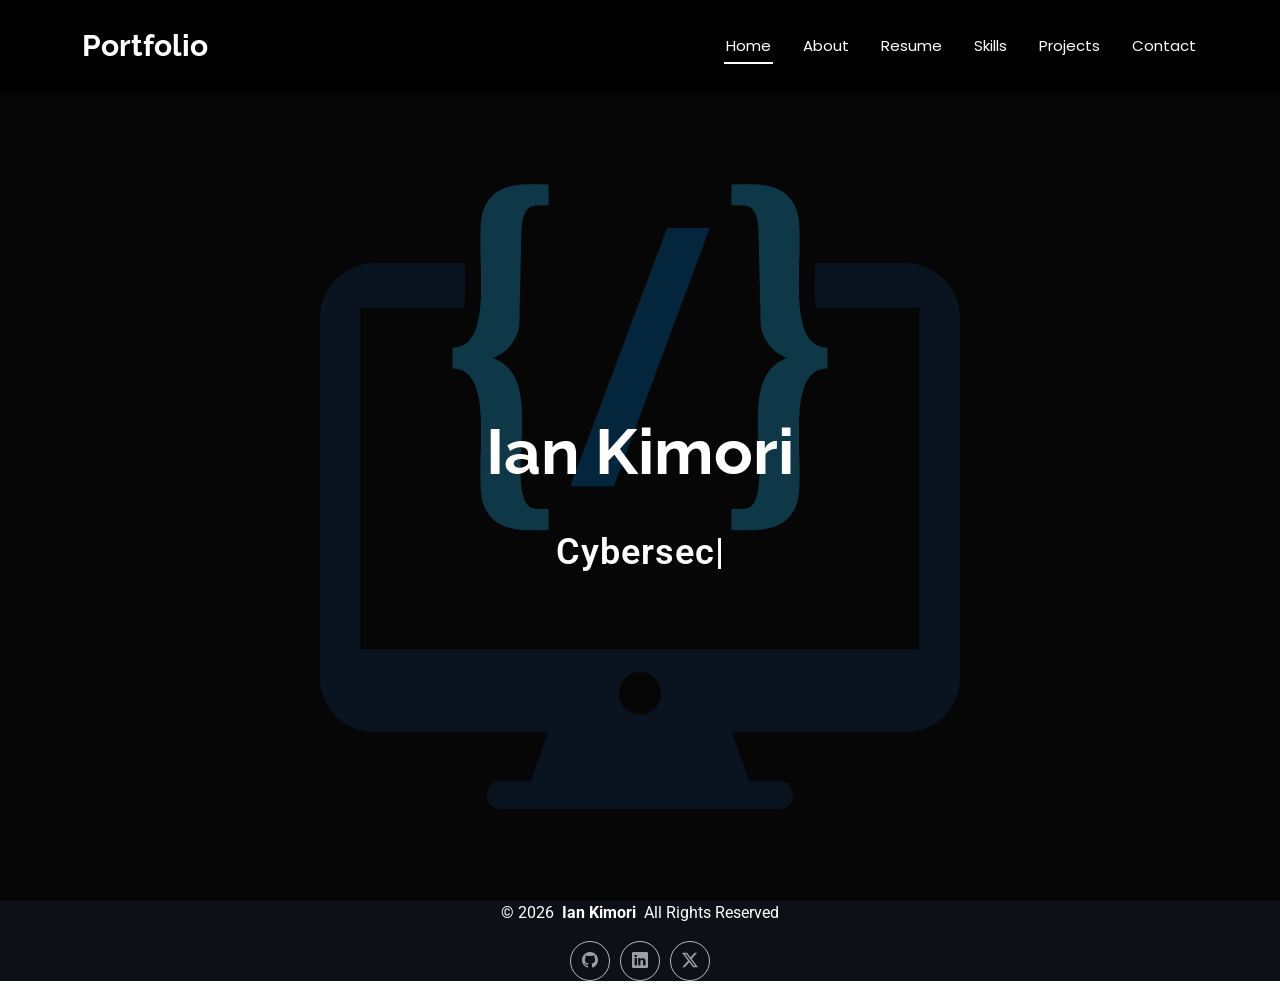
<file: index.html>
<!DOCTYPE html>
<html lang="en">
  
  <head>
    <meta charset="utf-8">
    <meta content="width=device-width, initial-scale=1.0" name="viewport">
    <title>Ian Kimori</title>
    <meta name="description" content="">
    <meta name="keywords" content="">
    <meta name="robots" content="noindex, nofollow">
    
    <!-- Favicons -->
    <link href="https://ian-kimori.github.io/images/favicon..png" rel="icon">
    <link href="images/favicon..png" rel="developer">
    
    <!-- Fonts -->
    <link href="https://fonts.googleapis.com" rel="preconnect">
    <link href="https://fonts.gstatic.com" rel="preconnect" crossorigin="">
    <link href="https://fonts.googleapis.com/css2?family=Roboto:ital,wght@0,100;0,300;0,400;0,500;0,700;0,900;1,100;1,300;1,400;1,500;1,700;1,900&family=Poppins:ital,wght@0,100;0,200;0,300;0,400;0,500;0,600;0,700;0,800;0,900;1,100;1,200;1,300;1,400;1,500;1,600;1,700;1,800;1,900&family=Raleway:ital,wght@0,100;0,200;0,300;0,400;0,500;0,600;0,700;0,800;0,900;1,100;1,200;1,300;1,400;1,500;1,600;1,700;1,800;1,900&display=swap" rel="stylesheet">
    
    <!-- Vendor CSS Files -->
    <link href="css/bootstrap.min.css" rel="stylesheet">
    <link href="css/bootstrap-icons.css" rel="stylesheet">
    <link href="css/aos.css" rel="stylesheet">
    <link href="css/glightbox.min.css" rel="stylesheet">
    <link href="css/swiper-bundle.min.css" rel="stylesheet">
    
    <!-- Main CSS File -->
    <link href="css/main.css" rel="stylesheet">
  </head>
  
  <body>
    
    <header id="header" class="header d-flex align-items-center sticky-top">
      <div class="container-fluid container-xl position-relative d-flex align-items-center justify-content-between">
        
        <a href="index.html" class="logo d-flex align-items-center">
          <h1 class="sitename">Portfolio</h1>
        </a>
        
        <nav id="navmenu" class="navmenu">
          <ul>
            <li><a href="#" class="active">Home</a></li>
            <li><a href="about.html" class="nav-link">About</a></li>
            <li><a href="resume.html" class="nav-link">Resume</a></li>
            <li><a href="skills.html" class="nav-link">Skills</a></li>
            <li><a href="projects.html" class="nav-link">Projects</a></li>
            <li><a href="contact.html" class="nav-link">Contact</a></li>
          </ul>
          <i class="mobile-nav-toggle d-xl-none bi bi-list"></i>
        </nav>
      
      </div>
    </header>
    
    <main class="main">
      
      <!-- Main Section -->
      <section id="hero" class="hero section dark-background">
        <img src="images/Developer.png" alt="" data-aos="fade-in">
        
        <div class="container d-flex flex-column align-items-center justify-content-center text-center" data-aos="fade-up" data-aos-delay="100">
          <h2>Ian Kimori</h2>
          <br>
          <p class="text-start"></p>
          <p> <span class="typed" data-typed-items="Cybersecurity Engineer, CTF Player, Machine Learning Engineer"></span></p>
        </div>
      
      </section>
      <!-- /Main Section -->
    
    </main>
    
    <footer id="footer" class="footer accent-background">
      <div class="container">
        
        <div class="copyright text-center ">
          <p>
            © <span id="year"> <script>document.write(new Date().getFullYear())</script></span>
            <strong class="px-1 sitename">Ian Kimori</strong>
            <span>All Rights Reserved</span>
          </p>
        </div>
        
        <div class="social-links d-flex justify-content-center mb-2">
          <a href="https://github.com/Ian-Kimori" target="_blank" rel="noopener noreferrer"><i class="bi bi-github" ></i></a>
          <a href="https://linkedin.com/in/ian-kimori-269695343/" target="_blank" rel="noopener noreferrer"><i class="bi bi-linkedin"></i></a>
          <a href="https://x.com/leokadia67" target="_blank" rel="noopener noreferrer"><i class="bi bi-twitter-x"></i></a>
        </div>
      
      </div>
      
      <style>
        #footer {
          position: relative;
        }
        
        @keyframes hopAcross {
          0% { left: -50px; transform: translateY(0); }
          25% { transform: translateY(-10px); }
          50% { transform: translateY(0); }
          75% { transform: translateY(-10px); }
          100% { left: 100%; transform: translateY(0); }
        }
      </style>
    
    </footer>
    
    <!-- Scroll Top -->
    <a href="#" id="scroll-top" class="scroll-top d-flex align-items-center justify-content-center"><i class="bi bi-arrow-up-short"></i></a>
    
    <!-- Preloader -->
    <div id="preloader"></div>
    
    <!-- Vendor JS Files -->
    <script data-cfasync="false" src="js/email-decode.min.js"></script>
    <script src="js/bootstrap.bundle.min.js"></script>
    <script src="js/validate.js"></script>
    <script src="js/aos.js"></script>
    <script src="js/typed.umd.js"></script>
    <script src="js/noframework.waypoints.js"></script>
    <script src="js/purecounter_vanilla.js"></script>
    <script src="js/glightbox.min.js"></script>
    <script src="js/imagesloaded.pkgd.min.js"></script>
    <script src="js/isotope.pkgd.min.js"></script>
    <script src="js/swiper-bundle.min.js"></script>
    
    <!-- Main JS File -->
    <script src="js/main.js"></script>
  
  </body>

</html>
</file>
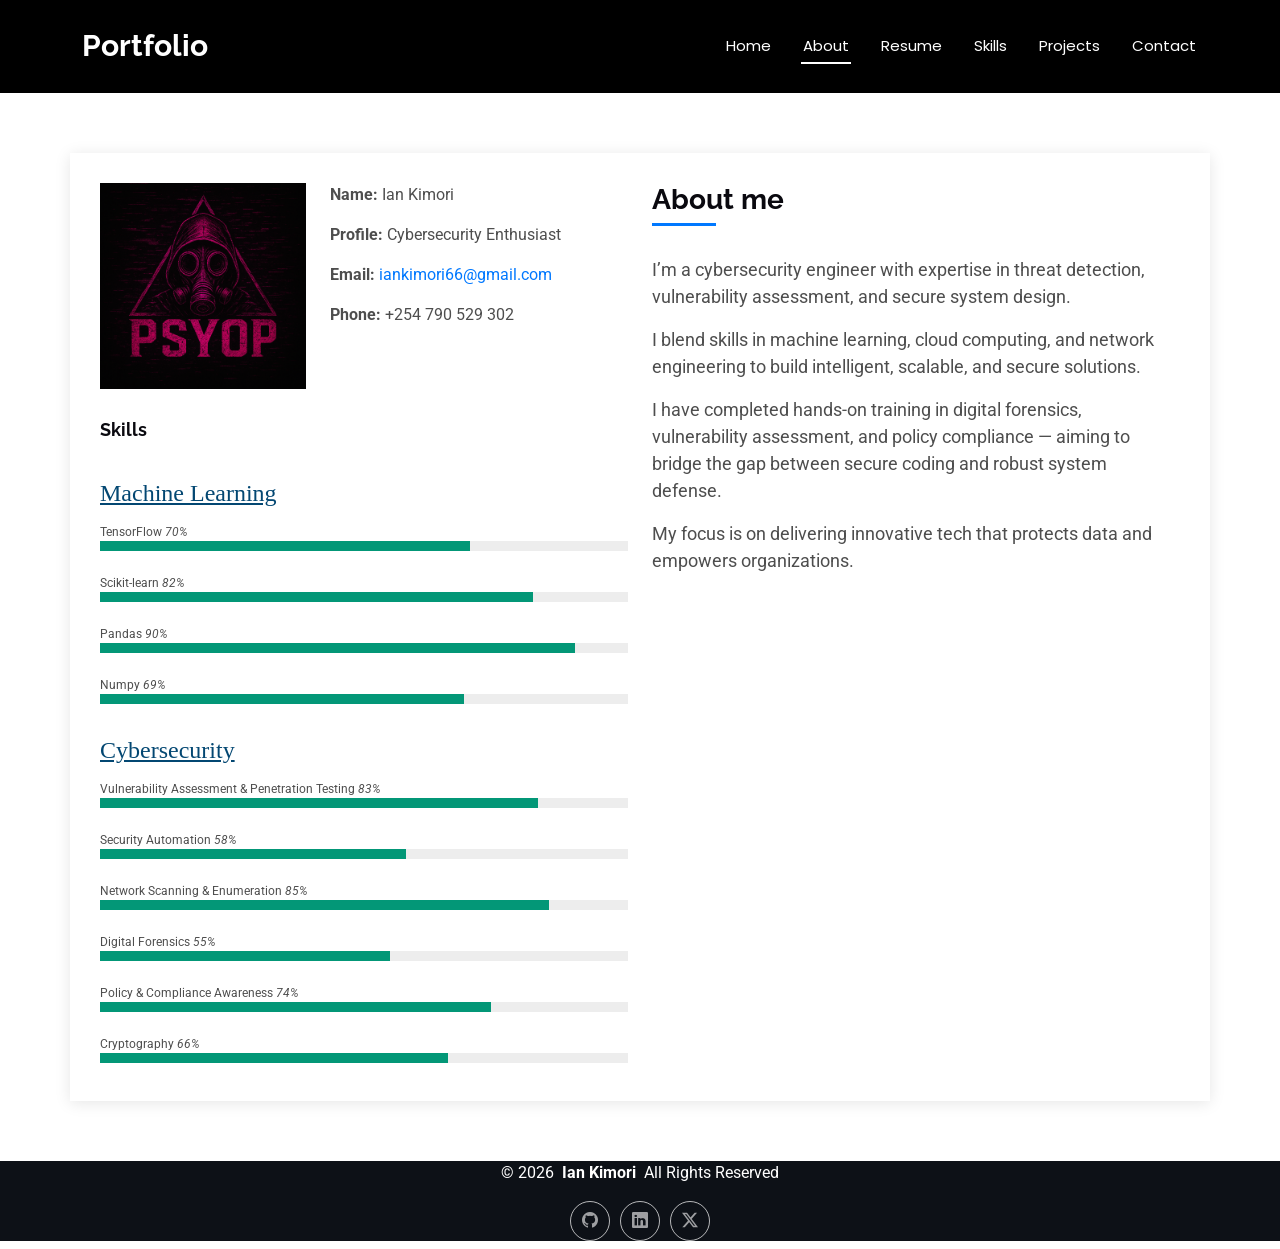
<file: about.html>
<!DOCTYPE html>
<html lang="en">
  
  <head>
    <meta charset="utf-8">
    <meta content="width=device-width, initial-scale=1.0" name="viewport">
    <title>Red Teamer Ian Kimori</title>
    <meta name="description" content="">
    <meta name="keywords" content="">
    <meta name="robots" content="noindex, nofollow">
    
    <!-- Favicons -->
    <link href="https://ian-kimori.github.io/images/favicon..png" rel="icon">
    <link href="images/favicon..png" rel="developer">
  
    <!-- Fonts -->
    <link href="https://fonts.googleapis.com" rel="preconnect">
    <link href="https://fonts.gstatic.com" rel="preconnect" crossorigin="">
    <link href="https://fonts.googleapis.com/css2?family=Roboto:ital,wght@0,100;0,300;0,400;0,500;0,700;0,900;1,100;1,300;1,400;1,500;1,700;1,900&family=Poppins:ital,wght@0,100;0,200;0,300;0,400;0,500;0,600;0,700;0,800;0,900;1,100;1,200;1,300;1,400;1,500;1,600;1,700;1,800;1,900&family=Raleway:ital,wght@0,100;0,200;0,300;0,400;0,500;0,600;0,700;0,800;0,900;1,100;1,200;1,300;1,400;1,500;1,600;1,700;1,800;1,900&display=swap" rel="stylesheet">
  
    <!-- Vendor CSS Files -->
    <link href="css/bootstrap.min.css" rel="stylesheet">
    <link href="css/bootstrap-icons.css" rel="stylesheet">
    <link href="css/aos.css" rel="stylesheet">
    <link href="css/glightbox.min.css" rel="stylesheet">
    <link href="css/swiper-bundle.min.css" rel="stylesheet">
    
    <!-- Main CSS File -->
    <link href="css/main.css" rel="stylesheet">
  </head>
  
  <body>
    
    <header id="header" class="header d-flex align-items-center sticky-top">
      <div class="container-fluid container-xl position-relative d-flex align-items-center justify-content-between">
        
        <a href="index.html" class="logo d-flex align-items-center">
          <h1 class="sitename">Portfolio</h1>
        </a>
        
        <nav id="navmenu" class="navmenu">
          <ul>
            <li><a href="index.html" class="nav-link">Home</a></li>
            <li><a href="#" class="active">About</a></li>
            <li><a href="resume.html" class="nav-link">Resume</a></li>
            <li><a href="skills.html" class="nav-link">Skills</a></li>
            <li><a href="projects.html" class="nav-link">Projects</a></li>
            <li><a href="contact.html" class="nav-link">Contact</a></li>
          </ul>
          <i class="mobile-nav-toggle d-xl-none bi bi-list"></i>
        </nav>
      
      </div>
    </header>
    
    <main class="main">
      
      <!-- About Section -->
      <section id="about" class="about section">
        
        <div class="container" data-aos="fade-up" data-aos-delay="100">
          
          <div class="row gy-4">
            
            <div class="col-md-6">
              
              <div class="row justify-content-between gy-4">
                <div class="col-lg-5">
                  <img src="images/Psy0p.png" class="img-fluid" alt="">
                </div>
                <div class="col-lg-7 about-info">
                  <p><strong>Name: </strong> <span>Ian Kimori</span></p>
                  <p><strong>Profile: </strong> <span>Cybersecurity Enthusiast</span></p>
                  <p><strong>Email: </strong> <span><a href="mailto:iankimori66@gmail.com">iankimori66@gmail.com</a></span></p>
                  <p><strong>Phone: </strong> <span>+254 790 529 302</span></p>
                </div>
              </div>
              
              <div class="skills-content skills-animation">
                
                <h5>Skills</h5>
                <br>
                <h4  class="skills-category">Machine Learning</h4>
                
                <div class="progress">
                  <span class="skill"><span>TensorFlow</span> <i class="val">70%</i></span>
                  <div class="progress-bar-wrap">
                    <div class="progress-bar" role="progressbar" aria-valuenow="70" aria-valuemin="0" aria-valuemax="100"></div>
                  </div>
                </div>
                <!-- End Skills Item -->
                
                <div class="progress">
                  <span class="skill"><span>Scikit-learn</span> <i class="val">82%</i></span>
                  <div class="progress-bar-wrap">
                    <div class="progress-bar" role="progressbar" aria-valuenow="82" aria-valuemin="0" aria-valuemax="100"></div>
                  </div>
                </div>
                <!-- End Skills Item -->
                
                <div class="progress">
                  <span class="skill"><span>Pandas</span> <i class="val">90%</i></span>
                  <div class="progress-bar-wrap">
                    <div class="progress-bar" role="progressbar" aria-valuenow="90" aria-valuemin="0" aria-valuemax="100"></div>
                  </div>
                </div>
                <!-- End Skills Item -->
                
                <div class="progress">
                  <span class="skill"><span>Numpy</span> <i class="val">69%</i></span>
                  <div class="progress-bar-wrap">
                    <div class="progress-bar" role="progressbar" aria-valuenow="69" aria-valuemin="0" aria-valuemax="100"></div>
                  </div>
                </div>
                <!-- End Skills Item -->
              
              </div>
              
              <div class="skills-content skills-animation">
                
                <br>
                <h4 class="skills-category">Cybersecurity</h4>
                
                <div class="progress">
                  <span class="skill"><span>Vulnerability Assessment & Penetration Testing </span> <i class="val">83%</i></span>
                  <div class="progress-bar-wrap">
                    <div class="progress-bar" role="progressbar" aria-valuenow="83" aria-valuemin="0" aria-valuemax="100"></div>
                  </div>
                </div>
                <!-- End Skills Item -->
                
                <div class="progress">
                  <span class="skill"><span>Security Automation</span> <i class="val">58%</i></span>
                  <div class="progress-bar-wrap">
                    <div class="progress-bar" role="progressbar" aria-valuenow="58" aria-valuemin="0" aria-valuemax="100"></div>
                  </div>
                </div>
                <!-- End Skills Item -->
                
                <div class="progress">
                  <span class="skill"><span>Network Scanning & Enumeration</span> <i class="val">85%</i></span>
                  <div class="progress-bar-wrap">
                    <div class="progress-bar" role="progressbar" aria-valuenow="85" aria-valuemin="0" aria-valuemax="100"></div>
                  </div>
                </div>
                <!-- End Skills Item -->
                
                <div class="progress">
                  <span class="skill"><span>Digital Forensics</span> <i class="val">55%</i></span>
                  <div class="progress-bar-wrap">
                    <div class="progress-bar" role="progressbar" aria-valuenow="55" aria-valuemin="0" aria-valuemax="100"></div>
                  </div>
                </div>
                <!-- End Skills Item -->
                
                <div class="progress">
                  <span class="skill"><span>Policy & Compliance Awareness </span> <i class="val">74%</i></span>
                  <div class="progress-bar-wrap">
                    <div class="progress-bar" role="progressbar" aria-valuenow="74" aria-valuemin="0" aria-valuemax="100"></div>
                  </div>
                </div>
                <!-- End Skills Item -->
                
                <div class="progress">
                  <span class="skill"><span>Cryptography</span> <i class="val">66%</i></span>
                  <div class="progress-bar-wrap">
                    <div class="progress-bar" role="progressbar" aria-valuenow="66" aria-valuemin="0" aria-valuemax="100"></div>
                  </div>
                </div>
                <!-- End Skills Item -->
              
              </div>
            
            </div>
            
            <div class="col-md-6">
              <div class="about-me">
                <h4>About me</h4>
                <p>
                  I’m a cybersecurity engineer with expertise in threat detection, vulnerability assessment, and secure system design.
                </p>
                <p>
                  I blend skills in machine learning, cloud computing, and network engineering to build intelligent, scalable, and secure solutions.
                </p>
                <p>
                  I have completed hands-on training in digital forensics, vulnerability assessment, and policy compliance — aiming to bridge the gap between secure coding and robust system defense.
                </p>
                <p>
                  My focus is on delivering innovative tech that protects data and empowers organizations.
                </p>
              </div>
            </div>
          
          </div>
        
        </div>
      
      </section>
      <!-- /About Section -->
    
    </main>
    
    <footer id="footer" class="footer accent-background">
      <div class="container">
        
        <div class="copyright text-center ">
          <p>
            © <span id="year"> <script>document.write(new Date().getFullYear())</script></span>
            <strong class="px-1 sitename">Ian Kimori</strong>
            <span>All Rights Reserved</span>
          </p>
        </div>
        
        <div class="social-links d-flex justify-content-center mb-2">
          <a href="https://github.com/Ian-Kimori" target="_blank" rel="noopener noreferrer"><i class="bi bi-github" ></i></a>
          <a href="https://linkedin.com/in/ian-kimori-269695343/" target="_blank" rel="noopener noreferrer"><i class="bi bi-linkedin"></i></a>
          <a href="https://x.com/Nun844" target="_blank" rel="noopener noreferrer"><i class="bi bi-twitter-x"></i></a>
        </div>
      
      </div>
      
      <style>
        #footer {
          position: relative;
        }
        
        @keyframes hopAcross {
          0% { left: -50px; transform: translateY(0);}
          25% { transform: translateY(-10px); }
          50% { transform: translateY(0); }
          75% { transform: translateY(-10px); }
          100% { left: 100%; transform: translateY(0); }
      </style>
    
    </footer>
    
    <!-- Scroll Top -->
    <a href="#" id="scroll-top" class="scroll-top d-flex align-items-center justify-content-center"><i class="bi bi-arrow-up-short"></i></a>
    
    <!-- Preloader -->
    <div id="preloader"></div>
    
    <!-- Vendor JS Files -->
    <script data-cfasync="false" src="js/email-decode.min.js"></script>
    <script src="js/bootstrap.bundle.min.js"></script>
    <script src="js/validate.js"></script>
    <script src="js/aos.js"></script>
    <script src="js/typed.umd.js"></script>
    <script src="js/noframework.waypoints.js"></script>
    <script src="js/purecounter_vanilla.js"></script>
    <script src="js/glightbox.min.js"></script>
    <script src="js/imagesloaded.pkgd.min.js"></script>
    <script src="js/isotope.pkgd.min.js"></script>
    <script src="js/swiper-bundle.min.js"></script>
    
    <!-- Main JS File -->
    <script src="js/main.js"></script>
  
  </body>
  
</html>
</file>
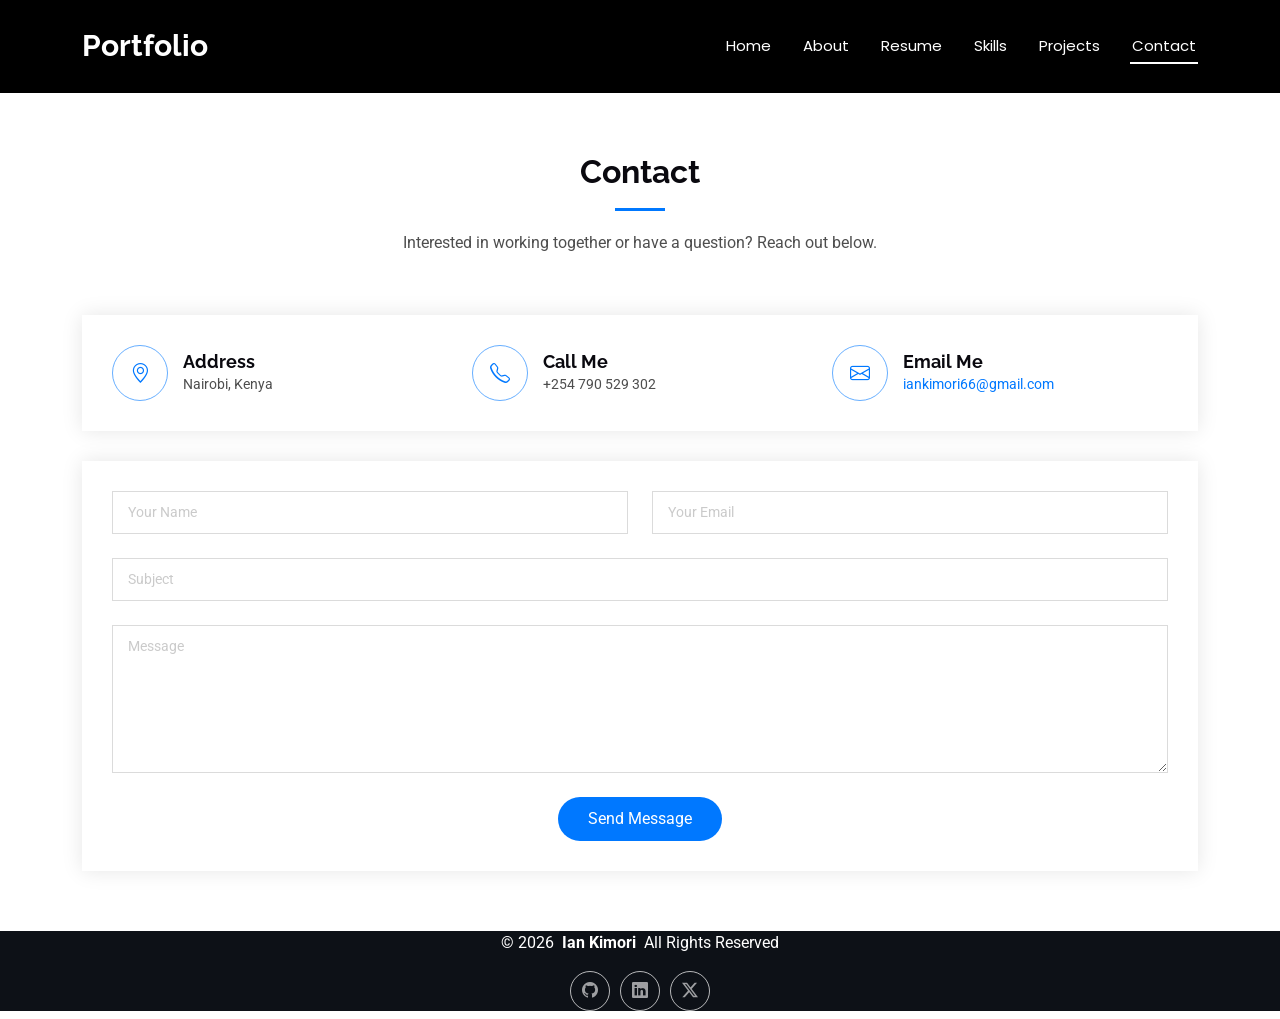
<file: contact.html>
<!DOCTYPE html>
<html lang="en">
  
  <head>
    <meta charset="utf-8">
    <meta content="width=device-width, initial-scale=1.0" name="viewport">
    <title>Red Teamer Ian Kimori</title>
    <meta name="description" content="">
    <meta name="keywords" content="">
    <meta name="robots" content="noindex, nofollow">
    
    <!-- Favicons -->
    <link href="https://ian-kimori.github.io/images/favicon..png" rel="icon">
    <link href="images/favicon..png" rel="developer">
    
    <!-- Fonts -->
    <link href="https://fonts.googleapis.com" rel="preconnect">
    <link href="https://fonts.gstatic.com" rel="preconnect" crossorigin="">
    <link href="https://fonts.googleapis.com/css2?family=Roboto:ital,wght@0,100;0,300;0,400;0,500;0,700;0,900;1,100;1,300;1,400;1,500;1,700;1,900&family=Poppins:ital,wght@0,100;0,200;0,300;0,400;0,500;0,600;0,700;0,800;0,900;1,100;1,200;1,300;1,400;1,500;1,600;1,700;1,800;1,900&family=Raleway:ital,wght@0,100;0,200;0,300;0,400;0,500;0,600;0,700;0,800;0,900;1,100;1,200;1,300;1,400;1,500;1,600;1,700;1,800;1,900&display=swap" rel="stylesheet">
    
    <!-- Vendor CSS Files -->
    <link href="css/bootstrap.min.css" rel="stylesheet">
    <link href="css/bootstrap-icons.css" rel="stylesheet">
    <link href="css/aos.css" rel="stylesheet">
    <link href="css/glightbox.min.css" rel="stylesheet">
    <link href="css/swiper-bundle.min.css" rel="stylesheet">
    
    <!-- Main CSS File -->
    <link href="css/main.css" rel="stylesheet">
  </head>
  
  <body>
    
    <header id="header" class="header d-flex align-items-center sticky-top">
      <div class="container-fluid container-xl position-relative d-flex align-items-center justify-content-between">
        
        <a href="index.html" class="logo d-flex align-items-center">
          <h1 class="sitename">Portfolio</h1>
        </a>
        
        <nav id="navmenu" class="navmenu">
          <ul>
            <li><a href="index.html" class="nav-link">Home</a></li>
            <li><a href="about.html" class="nav-link">About</a></li>
            <li><a href="resume.html" class="nav-link">Resume</a></li>
            <li><a href="skills.html" class="nav-link">Skills</a></li>
            <li><a href="projects.html" class="nav-link">Projects</a></li>
            <li><a href="#" class="active">Contact</a></li>
          </ul>
          <i class="mobile-nav-toggle d-xl-none bi bi-list"></i>
        </nav>
      
      </div>
    </header>
    
    <main class="main">
      
      <!-- Contact Section -->
      <section id="contact" class="contact section">
        
        <!-- Section Title -->
        <div class="container section-title" data-aos="fade-up">
          <h2>Contact</h2>
          <p>Interested in working together or have a question? Reach out below.</p>
        </div>
        <!-- End Section Title -->
        
        <div class="container" data-aos="fade-up" data-aos-delay="100">
          
          <div class="info-wrap" data-aos="fade-up" data-aos-delay="200">
            
            <div class="row gy-5">
              
              <div class="col-lg-4">
                <div class="info-item d-flex align-items-center">
                  <i class="bi bi-geo-alt flex-shrink-0"></i>
                  <div>
                    <h3>Address</h3>
                    <p>Nairobi, Kenya </p>
                  </div>
                </div>
              </div>
              <!-- End Info Item -->
              
              <div class="col-lg-4">
                <div class="info-item d-flex align-items-center">
                  <i class="bi bi-telephone flex-shrink-0"></i>
                  <div>
                    <h3>Call Me</h3>
                    <p>+254 790 529 302</p>
                  </div>
                </div>
              </div>
              <!-- End Info Item -->
              
              <div class="col-lg-4">
                <div class="info-item d-flex align-items-center">
                  <i class="bi bi-envelope flex-shrink-0"></i>
                  <div>
                    <h3>Email Me</h3>
                    <p><a href="mailto:iankimori66@gmail.com">iankimori66@gmail.com</a></</p>
                  </div>
                </div>
              </div>
              <!-- End Info Item -->
            
            </div>
          
          </div>
          
          <!-- Contact Form -->
          <form action="https://formspree.io/f/mblkovjp" method="post" class="php-email-form" data-aos="fade-up" data-aos-delay="300">
            
            <div class="row gy-4">
              
              <div class="col-md-6">
                <input type="text" name="name" class="form-control" placeholder="Your Name" required="">
              </div>
              
              <div class="col-md-6 ">
                <input type="email" class="form-control" name="email" placeholder="Your Email" required="">
              </div>
              
              <div class="col-md-12">
                <input type="text" class="form-control" name="subject" placeholder="Subject" required="">
              </div>
              
              <div class="col-md-12">
                <textarea class="form-control" name="message" rows="6" placeholder="Message" required=""></textarea>
              </div>
              
              <div class="col-md-12 text-center">
                <div class="loading">Loading</div>
                <div class="error-message"></div>
                <div class="sent-message">Your message has been sent. Thank you!</div>
                <button type="submit">Send Message</button>
              </div>

          </div>
          
          </form>
          <!-- End Contact Form -->
        </div>
      
      </section>
      <!-- /Contact Section -->
    
    </main>
    
    <footer id="footer" class="footer accent-background">
      <div class="container">
        
        <div class="copyright text-center ">
          <p>
            © <span id="year"> <script>document.write(new Date().getFullYear())</script></span>
            <strong class="px-1 sitename">Ian Kimori</strong>
            <span>All Rights Reserved</span>
          </p>
        </div>
        
        <div class="social-links d-flex justify-content-center mb-2">
          <a href="https://github.com/Ian-Kimori" target="_blank" rel="noopener noreferrer"><i class="bi bi-github" ></i></a>
          <a href="https://linkedin.com/in/ian-kimori-269695343/" target="_blank" rel="noopener noreferrer"><i class="bi bi-linkedin"></i></a>
          <a href="https://x.com/Nun844" target="_blank" rel="noopener noreferrer"><i class="bi bi-twitter-x"></i></a>
        </div>
      
      </div>
      
      <style>
        #footer {
          position: relative;
        }
        
        @keyframes hopAcross {
          0% { left: -50px; transform: translateY(0); }
          25% { transform: translateY(-10px); }
          50% { transform: translateY(0); }
          75% { transform: translateY(-10px); }
          100% { left: 100%; transform: translateY(0); }
        }
      </style>
    
    </footer>
    
    <!-- Scroll Top -->
    <a href="#" id="scroll-top" class="scroll-top d-flex align-items-center justify-content-center"><i class="bi bi-arrow-up-short"></i></a>
    
    <!-- Preloader -->
    <div id="preloader"></div>
    
    <!-- Vendor JS Files -->
    
    <script data-cfasync="false" src="js/email-decode.min.js"></script>
    <script src="js/bootstrap.bundle.min.js"></script>
    <script src="js/validate.js"></script>
    <script src="js/aos.js"></script>
    <script src="js/typed.umd.js"></script>
    <script src="js/noframework.waypoints.js"></script>
    <script src="js/purecounter_vanilla.js"></script>
    <script src="js/glightbox.min.js"></script>
    <script src="js/imagesloaded.pkgd.min.js"></script>
    <script src="js/isotope.pkgd.min.js"></script>
    <script src="js/swiper-bundle.min.js"></script>
    
    <!-- Main JS File -->
    <script src="js/main.js"></script>
  
  </body>

</html>
</file>
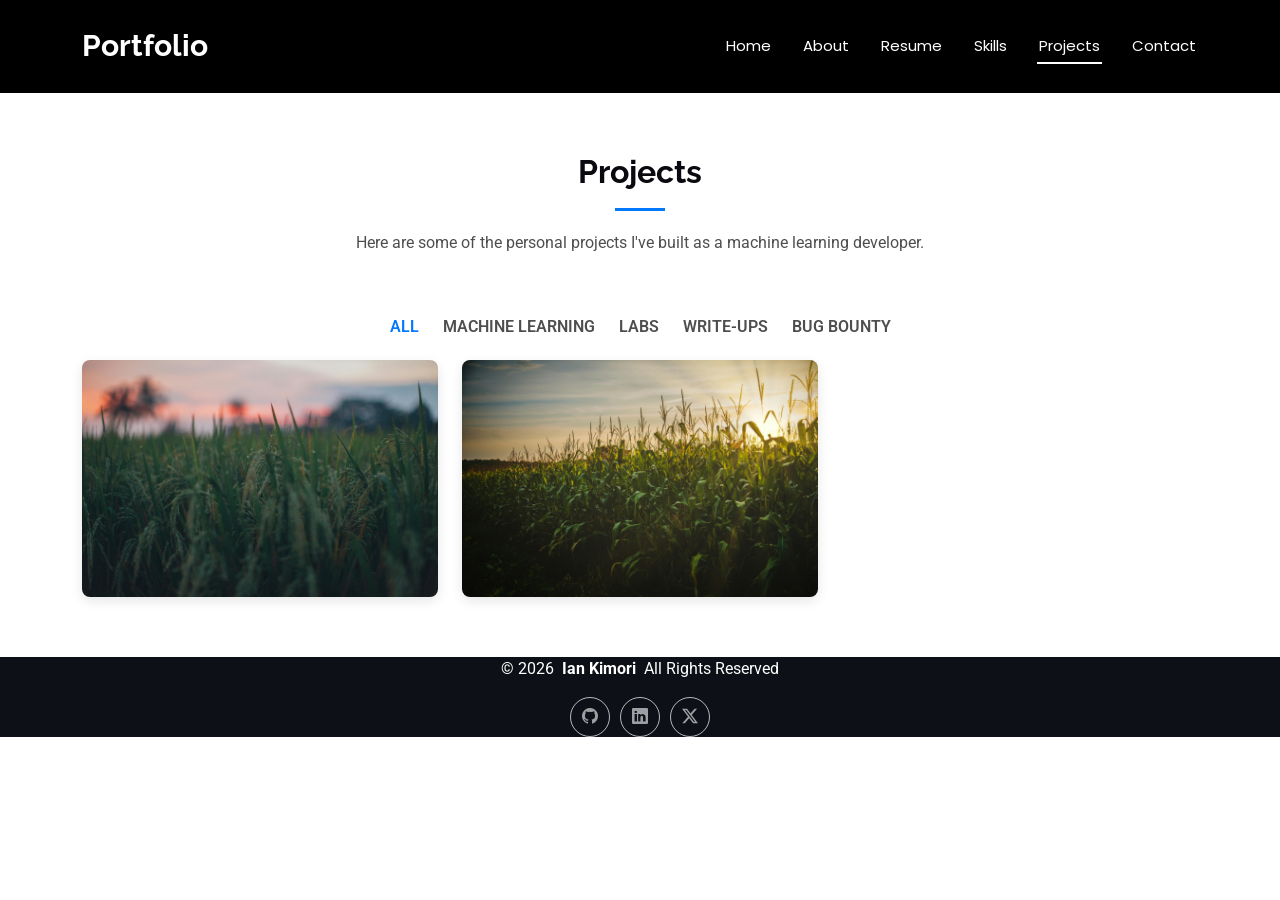
<file: projects.html>
<!DOCTYPE html>
<html lang="en">
  
  <head>
    <meta charset="utf-8">
    <meta content="width=device-width, initial-scale=1.0" name="viewport">
    <title>Red Teamer Ian Kimori</title>
    <meta name="description" content="">
    <meta name="keywords" content="">
    <meta name="robots" content="noindex, nofollow">
    
    <!-- Favicons -->
    <link href="https://ian-kimori.github.io/images/favicon..png" rel="icon">
    <link href="images/favicon..png" rel="developer">
    
    <!-- Fonts -->
    <link href="https://fonts.googleapis.com" rel="preconnect">
    <link href="https://fonts.gstatic.com" rel="preconnect" crossorigin="">
    <link href="https://fonts.googleapis.com/css2?family=Roboto:ital,wght@0,100;0,300;0,400;0,500;0,700;0,900;1,100;1,300;1,400;1,500;1,700;1,900&family=Poppins:ital,wght@0,100;0,200;0,300;0,400;0,500;0,600;0,700;0,800;0,900;1,100;1,200;1,300;1,400;1,500;1,600;1,700;1,800;1,900&family=Raleway:ital,wght@0,100;0,200;0,300;0,400;0,500;0,600;0,700;0,800;0,900;1,100;1,200;1,300;1,400;1,500;1,600;1,700;1,800;1,900&display=swap" rel="stylesheet">
    
    <!-- Vendor CSS Files -->
    <link href="css/bootstrap.min.css" rel="stylesheet">
    <link href="css/bootstrap-icons.css" rel="stylesheet">
    <link href="css/aos.css" rel="stylesheet">
    <link href="css/glightbox.min.css" rel="stylesheet">
    <link href="css/swiper-bundle.min.css" rel="stylesheet">
    
    <!-- Main CSS File -->
    <link href="css/main.css" rel="stylesheet">
  </head>
  
  <body>
    
    <header id="header" class="header d-flex align-items-center sticky-top">
      <div class="container-fluid container-xl position-relative d-flex align-items-center justify-content-between">
        
        <a href="index.html" class="logo d-flex align-items-center">
          <h1 class="sitename">Portfolio</h1>
        </a>
        
        <nav id="navmenu" class="navmenu">
          <ul>
            <li><a href="index.html" class="nav-link">Home</a></li>
            <li><a href="about.html" class="nav-link">About</a></li>
            <li><a href="resume.html" class="nav-link">Resume</a></li>
            <li><a href="skills.html" class="nav-link">Skills</a></li>
            <li><a href="#" class="active">Projects</a></li>
            <li><a href="contact.html" class="nav-link">Contact</a></li>
          </ul>
          <i class="mobile-nav-toggle d-xl-none bi bi-list"></i>
        </nav>
      
      </div>
    </header>
    
    <main class="main">
      
      <!-- Projects Section -->
      <section id="projects" class="projects section">
        
        <!-- Section Title -->
        <div class="container section-title" data-aos="fade-up">
          <h2>Projects</h2>
          <p>Here are some of the personal projects I've built as a machine learning developer.</p>
        </div>
        <!-- End Section Title -->
        
        <div class="container">
          <div class="isotope-layout" data-default-filter="*" data-layout="masonry" data-sort="original-order">
            
            <ul class="projects-filters isotope-filters" data-aos="fade-up" data-aos-delay="100">
              <li data-filter="*" class="filter-active">All</li>
              <li data-filter=".filter-app">Machine Learning</li>
              <li data-filter=".filter-web">Labs</li>
              <li data-filter=".filter-crud">Write-ups</li>
              <li data-filter=".filter-auth">Bug Bounty</li>
            </ul>
            <!-- End Projects Filters -->
            
            <div class="row gy-4 isotope-container" data-aos="fade-up" data-aos-delay="200">
              
              <!-- Machine Learning App -->
              <div class="col-lg-4 col-md-6 projects-item isotope-item filter-app">
                <img src="images/paddy.jpg" class="img-fluid sample" alt="Paddy App Screenshot"  id="sample">
                <div class="projects-info">
                  <h4>Paddy Disease Diagnostic</h4>
                  <p>Paddy disease diagnostic application built with FastAPI, React.js, Node.js, TensorFlow, and Jupyter Notebooks.</p>
                  <a href="https://github.com/Ian-Kimori/Paddy-Disease-Classification" title="More Details" class="details-link"><i class="bi bi-link-45deg"></i></a>
                </div>
              </div>
              <!-- End Projects Item -->
              
              <!-- Machine Learning App -->
              <div class="col-lg-4 col-md-6 projects-item isotope-item filter-app">
                <img src="images/maize.jpg" class="img-fluid sample" alt="Maize App Screenshot"  id="sample">
                <div class="projects-info">
                  <h4>Maize Disease Diagnostic</h4>
                  <p>Maize disease diagnostic application built with FastAPI, React.js, Node.js, TensorFlow, and Jupyter Notebooks.</p>
                  <a href="https://github.com/Ian-Kimori/Maize-Disease-Classification" title="More Details" class="details-link"><i class="bi bi-link-45deg"></i></a>
                </div>
              </div>
              <!-- End Projects Item -->
            
            </div>
            <!-- End Projects Container -->
          
          </div>
        </div>
      
      </section>
      <!-- /Projects Section -->
    
    </main>
    
    <footer id="footer" class="footer accent-background">
      <div class="container">
        
        <div class="copyright text-center ">
          <p>
            © <span id="year"> <script>document.write(new Date().getFullYear())</script></span>
            <strong class="px-1 sitename">Ian Kimori</strong>
            <span>All Rights Reserved</span>
          </p>
        </div>
        
        <div class="social-links d-flex justify-content-center mb-2">
          <a href="https://github.com/Ian-Kimori" target="_blank" rel="noopener noreferrer"><i class="bi bi-github" ></i></a>
          <a href="https://linkedin.com/in/ian-kimori-269695343/" target="_blank" rel="noopener noreferrer"><i class="bi bi-linkedin"></i></a>
          <a href="https://x.com/Nun844" target="_blank" rel="noopener noreferrer"><i class="bi bi-twitter-x"></i></a>
        </div>
      
      </div>
      
      <style>
        #footer {
          position: relative;
        }
        
        @keyframes hopAcross {
          0% { left: -50px; transform: translateY(0); }
          25% { transform: translateY(-10px); }
          50% { transform: translateY(0); }
          75% { transform: translateY(-10px); }
          100% { left: 100%; transform: translateY(0); }
        }
      </style>
    
    </footer>
    
    <!-- Scroll Top -->
    <a href="#" id="scroll-top" class="scroll-top d-flex align-items-center justify-content-center"><i class="bi bi-arrow-up-short"></i></a>
    
    <!-- Preloader -->
    <div id="preloader"></div>
    
    <!-- Vendor JS Files -->
    <script data-cfasync="false" src="js/email-decode.min.js"></script>
    <script src="js/bootstrap.bundle.min.js"></script>
    <script src="js/validate.js"></script>
    <script src="js/aos.js"></script>
    <script src="js/typed.umd.js"></script>
    <script src="js/noframework.waypoints.js"></script>
    <script src="js/purecounter_vanilla.js"></script>
    <script src="js/glightbox.min.js"></script>
    <script src="js/imagesloaded.pkgd.min.js"></script>
    <script src="js/isotope.pkgd.min.js"></script>
    <script src="js/swiper-bundle.min.js"></script>
    
    <!-- Main JS File -->
    <script src="js/main.js"></script>
  
  </body>
</html>
</file>
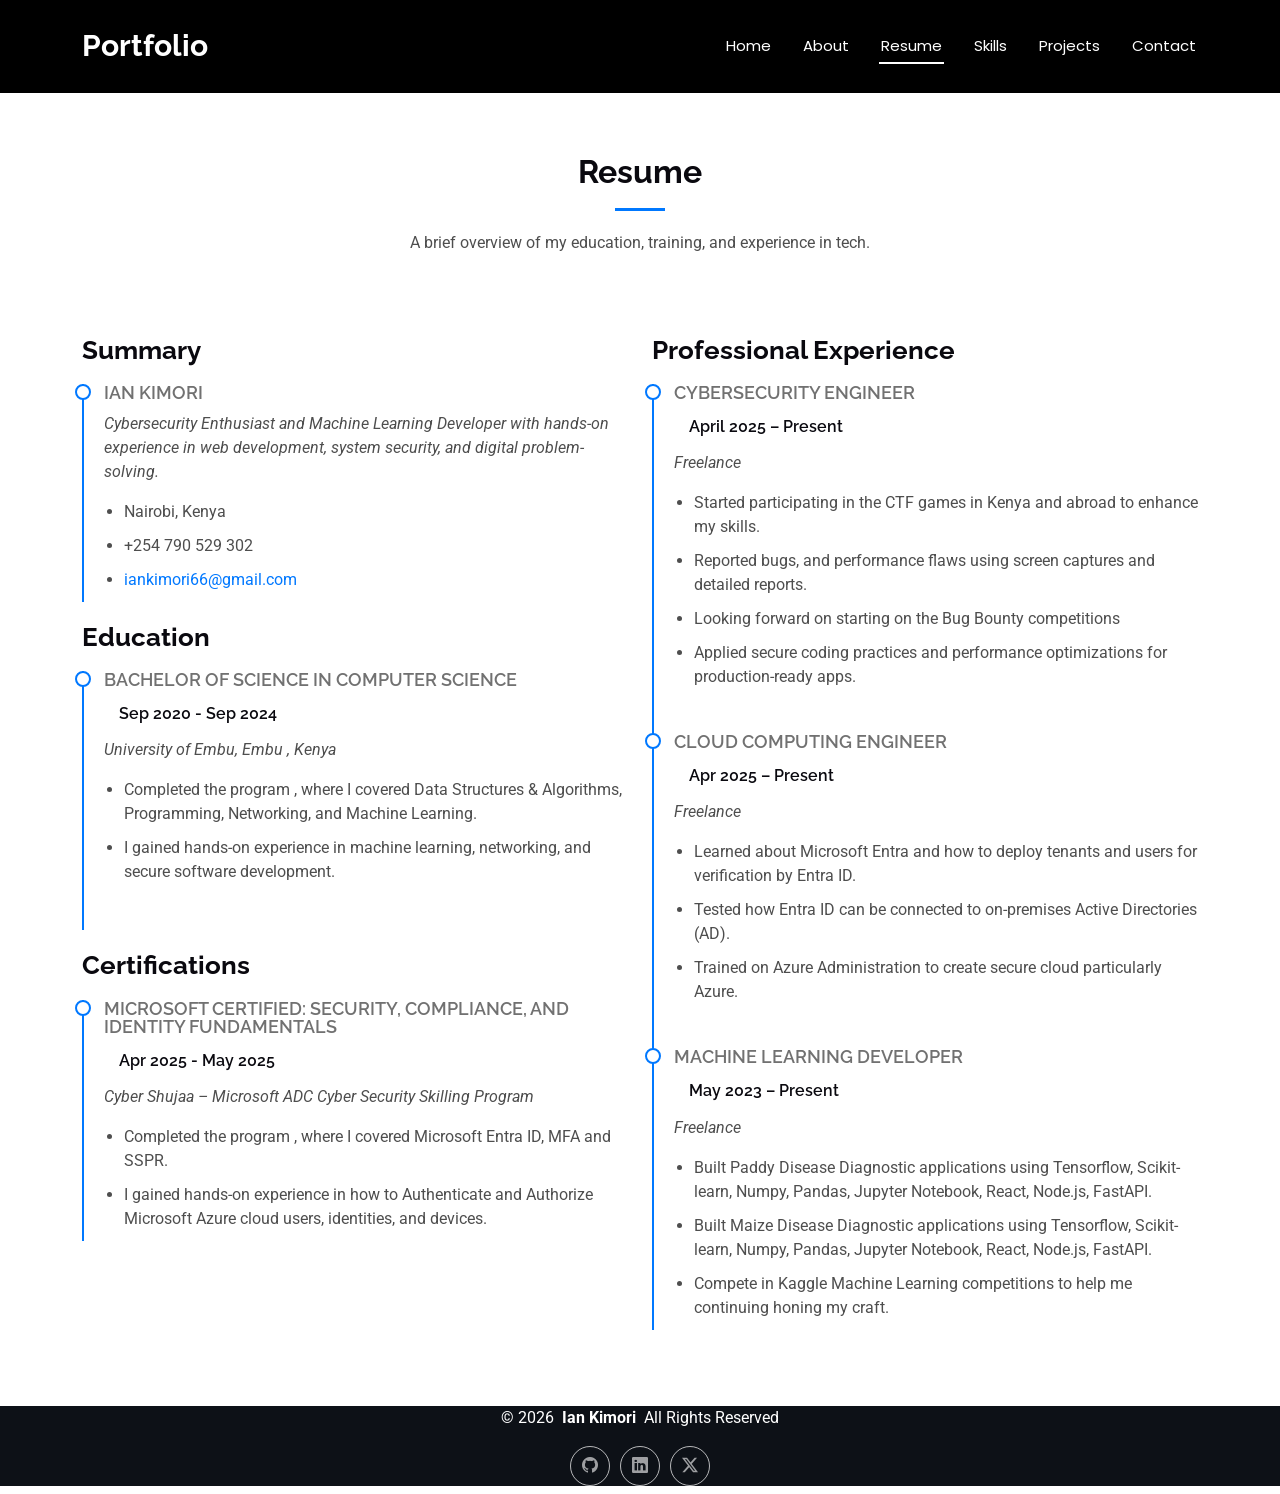
<file: resume.html>
<!DOCTYPE html>
<html lang="en">
  
  <head>
    <meta charset="utf-8">
    <meta content="width=device-width, initial-scale=1.0" name="viewport">
    <title>Red Teamer Ian Kimori</title>
    <meta name="description" content="">
    <meta name="keywords" content="">
    <meta name="robots" content="noindex, nofollow">
    
    <!-- Favicons -->
    <link href="https://ian-kimori.github.io/images/favicon..png" rel="icon">
    <link href="images/favicon..png" rel="developer">
    
    <!-- Fonts -->
    <link href="https://fonts.googleapis.com" rel="preconnect">
    <link href="https://fonts.gstatic.com" rel="preconnect" crossorigin="">
    <link href="https://fonts.googleapis.com/css2?family=Roboto:ital,wght@0,100;0,300;0,400;0,500;0,700;0,900;1,100;1,300;1,400;1,500;1,700;1,900&family=Poppins:ital,wght@0,100;0,200;0,300;0,400;0,500;0,600;0,700;0,800;0,900;1,100;1,200;1,300;1,400;1,500;1,600;1,700;1,800;1,900&family=Raleway:ital,wght@0,100;0,200;0,300;0,400;0,500;0,600;0,700;0,800;0,900;1,100;1,200;1,300;1,400;1,500;1,600;1,700;1,800;1,900&display=swap" rel="stylesheet">
    
    <!-- Vendor CSS Files -->
    <link href="css/bootstrap.min.css" rel="stylesheet">
    <link href="css/bootstrap-icons.css" rel="stylesheet">
    <link href="css/aos.css" rel="stylesheet">
    <link href="css/glightbox.min.css" rel="stylesheet">
    <link href="css/swiper-bundle.min.css" rel="stylesheet">
    
    <!-- Main CSS File -->
    <link href="css/main.css" rel="stylesheet">
  </head>
  
  <body>
    
    <header id="header" class="header d-flex align-items-center sticky-top">
      <div class="container-fluid container-xl position-relative d-flex align-items-center justify-content-between">
        
        <a href="index.html" class="logo d-flex align-items-center">
          <h1 class="sitename">Portfolio</h1>
        </a>
        
        <nav id="navmenu" class="navmenu">
          <ul>
            <li><a href="index.html" class="nav-link">Home</a></li>
            <li><a href="about.html" class="nav-link">About</a></li>
            <li><a href="#" class="active">Resume</a></li>
            <li><a href="skills.html" class="nav-link">Skills</a></li>
            <li><a href="projects.html" class="nav-link">Projects</a></li>
            <li><a href="contact.html" class="nav-link">Contact</a></li>
          </ul>
          <i class="mobile-nav-toggle d-xl-none bi bi-list"></i>
        </nav>
      
      </div>
    </header>
    
    <main class="main">
      
      <!-- Resume Section -->
      <section id="resume" class="resume section">
        
        <!-- Section Title -->
        <div class="container section-title" data-aos="fade-up">
          <h2>Resume</h2>
          <p>A brief overview of my education, training, and experience in tech.</p>
        </div>
        <!-- End Section Title -->
        
        <div class="container">
          
          <div class="row">
            <div class="col-lg-6" data-aos="fade-up" data-aos-delay="100">
              
              <h3 class="resume-title">Summary</h3>
              <div class="resume-item pb-0">
                <h4>Ian Kimori</h4>
                <p><em>Cybersecurity Enthusiast and Machine Learning Developer with hands-on experience in web development, system security, and digital problem-solving.</em></p>
                <ul>
                  <li>Nairobi, Kenya</li>
                  <li>+254 790 529 302</li>
                  <li><a href="mailto:iankimori66@gmail.com">iankimori66@gmail.com</a></li>
                </ul>
              </div>
              <!-- End Resume Item -->
              
              <h3 class="resume-title">Education</h3>
              <div class="resume-item">
                <h4>Bachelor of Science in Computer Science</h4>
                <h5>Sep 2020 - Sep 2024</h5>
                <p><em>University of Embu, Embu , Kenya</em></p>
                <ul>
                  <li>Completed the program , where I covered  Data Structures & Algorithms, Programming, Networking, and Machine Learning.</li>
                  <li>I gained hands-on experience in machine learning, networking, and secure software development.</li>
                </ul>
              </div>
              <!-- End Resume Item -->

              <h3 class="resume-title">Certifications</h3>
              <div class="resume-item">
                <h4>Microsoft Certified: Security, Compliance, and Identity Fundamentals</h4>
                <h5>Apr 2025 - May 2025</h5>
                <p><em>Cyber Shujaa – Microsoft ADC Cyber Security Skilling Program</em></p>
                <ul>
                  <li>Completed the program , where I covered  Microsoft Entra ID, MFA and SSPR.</li>
                  <li>I gained hands-on experience in how to Authenticate and Authorize Microsoft Azure cloud users, identities, and devices.</li>
                </ul>
              </div>
              <!-- End Resume Item -->
            
            </div>
            
            <div class="col-lg-6" data-aos="fade-up" data-aos-delay="200">
              
              <h3 class="resume-title">Professional Experience</h3>
              <div class="resume-item">
                <h4>Cybersecurity Engineer</h4>
                <h5>April 2025 – Present</h5>
                <p><em>Freelance</em></p>
                <ul>
                  <li>Started participating in the CTF games in Kenya and abroad to enhance my skills.</li>
                  <li>Reported bugs, and performance flaws using screen captures and detailed reports.</li>
                  <li>Looking forward on starting on the Bug Bounty competitions</li>
                  <li>Applied secure coding practices and performance optimizations for production-ready apps.</li>
                </ul>
              </div>
              
              <div class="resume-item">
                <h4>Cloud Computing Engineer</h4>
                <h5>Apr 2025 – Present</h5>
                <p><em>Freelance</em></p>
                <ul>
                  <li>Learned about Microsoft Entra and how to deploy tenants and users for verification by Entra ID.</li>
                  <li>Tested how Entra ID can be connected to on-premises Active Directories (AD).</li>
                  <li>Trained on Azure Administration to create secure cloud particularly Azure.</li>
                </ul>
              </div>
              
              <div class="resume-item">
                <h4>Machine Learning Developer</h4>
                <h5>May 2023 – Present</h5>
                <p><em>Freelance</em></p>
                <ul>
                  <li>Built Paddy Disease Diagnostic applications using Tensorflow, Scikit-learn, Numpy, Pandas, Jupyter Notebook, React, Node.js, FastAPI.</li>
                  <li>Built Maize Disease Diagnostic applications using Tensorflow, Scikit-learn, Numpy, Pandas, Jupyter Notebook, React, Node.js, FastAPI.</li>
                  <li>Compete in Kaggle Machine Learning competitions to help me continuing honing my craft.</li>
                </ul>
              </div>
            
            </div> 
          
          </div>
        
        </div>
      
      </section>
      <!-- /Resume Section -->
      
      <footer id="footer" class="footer accent-background">
        <div class="container">
          
          <div class="copyright text-center ">
            <p>
              © <span id="year"> <script>document.write(new Date().getFullYear())</script></span>
              <strong class="px-1 sitename">Ian Kimori</strong>
              <span>All Rights Reserved</span>
            </p>
          </div>
          
          <div class="social-links d-flex justify-content-center mb-2">
            <a href="https://github.com/Ian-Kimori" target="_blank" rel="noopener noreferrer"><i class="bi bi-github" ></i></a>
            <a href="https://linkedin.com/in/ian-kimori-269695343/" target="_blank" rel="noopener noreferrer"><i class="bi bi-linkedin"></i></a>
            <a href="https://x.com/Nun844" target="_blank" rel="noopener noreferrer"><i class="bi bi-twitter-x"></i></a>
          </div>
        
        </div>
        
        <style>
          #footer {
            position: relative;
          }
          
          @keyframes hopAcross {
            0% { left: -50px; transform: translateY(0); }
            25% { transform: translateY(-10px); }
            50% { transform: translateY(0); }
            75% { transform: translateY(-10px); }
            100% { left: 100%; transform: translateY(0); }
          }
        </style>
      
      </footer>
      
      <!-- Scroll Top -->
      <a href="#" id="scroll-top" class="scroll-top d-flex align-items-center justify-content-center"><i class="bi bi-arrow-up-short"></i></a>
      
      <!-- Preloader -->
      <div id="preloader"></div>
      
      <!-- Vendor JS Files -->
      <script data-cfasync="false" src="js/email-decode.min.js"></script>
      <script src="js/bootstrap.bundle.min.js"></script>
      <script src="js/validate.js"></script>
      <script src="js/aos.js"></script>
      <script src="js/typed.umd.js"></script>
      <script src="js/noframework.waypoints.js"></script>
      <script src="js/purecounter_vanilla.js"></script>
      <script src="js/glightbox.min.js"></script>
      <script src="js/imagesloaded.pkgd.min.js"></script>
      <script src="js/isotope.pkgd.min.js"></script>
      <script src="js/swiper-bundle.min.js"></script>
      
      <!-- Main JS File -->
      <script src="js/main.js"></script>
  
  </body>

</html>
</file>
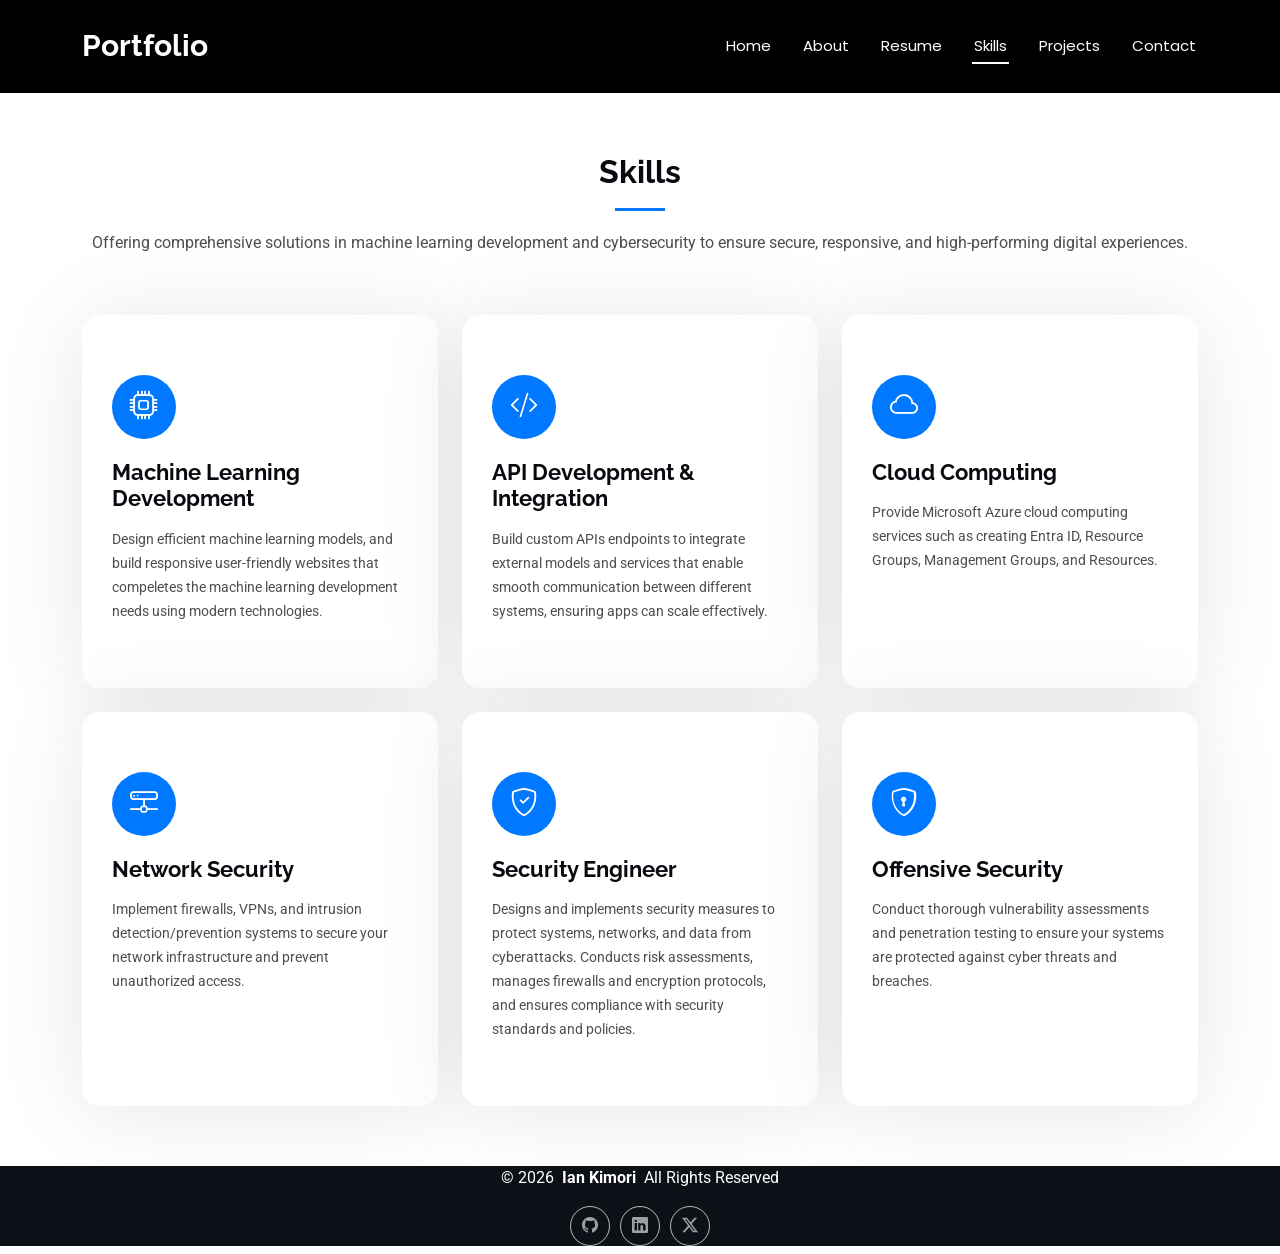
<file: skills.html>
<!DOCTYPE html>
<html lang="en">
  
  <head>
    <meta charset="utf-8">
    <meta content="width=device-width, initial-scale=1.0" name="viewport">
    <title>Red Teamer Ian Kimori</title>
    <meta name="description" content="">
    <meta name="keywords" content="">
    <meta name="robots" content="noindex, nofollow">
    
    <!-- Favicons -->
    <link href="https://ian-kimori.github.io/images/favicon..png" rel="icon">
    <link href="images/favicon..png" rel="developer">
    
    <!-- Fonts -->
    <link href="https://fonts.googleapis.com" rel="preconnect">
    <link href="https://fonts.gstatic.com" rel="preconnect" crossorigin="">
    <link href="https://fonts.googleapis.com/css2?family=Roboto:ital,wght@0,100;0,300;0,400;0,500;0,700;0,900;1,100;1,300;1,400;1,500;1,700;1,900&family=Poppins:ital,wght@0,100;0,200;0,300;0,400;0,500;0,600;0,700;0,800;0,900;1,100;1,200;1,300;1,400;1,500;1,600;1,700;1,800;1,900&family=Raleway:ital,wght@0,100;0,200;0,300;0,400;0,500;0,600;0,700;0,800;0,900;1,100;1,200;1,300;1,400;1,500;1,600;1,700;1,800;1,900&display=swap" rel="stylesheet">
    
    <!-- Vendor CSS Files -->
    <link href="css/bootstrap.min.css" rel="stylesheet">
    <link href="css/bootstrap-icons.css" rel="stylesheet">
    <link href="css/aos.css" rel="stylesheet">
    <link href="css/glightbox.min.css" rel="stylesheet">
    <link href="css/swiper-bundle.min.css" rel="stylesheet">
    
    <!-- Main CSS File -->
    <link href="css/main.css" rel="stylesheet">
  </head>
  
  <body>
    
    <header id="header" class="header d-flex align-items-center sticky-top">
      <div class="container-fluid container-xl position-relative d-flex align-items-center justify-content-between">
        
        <a href="index.html" class="logo d-flex align-items-center">
          <h1 class="sitename">Portfolio</h1>
        </a>
        
        <nav id="navmenu" class="navmenu">
          <ul>
            <li><a href="index.html" class="nav-link">Home</a></li>
            <li><a href="about.html" class="nav-link">About</a></li>
            <li><a href="resume.html" class="nav-link">Resume</a></li>
            <li><a href="#" class="active">Skills</a></li>
            <li><a href="projects.html" class="nav-link">Projects</a></li>
            <li><a href="contact.html" class="nav-link">Contact</a></li>
          </ul>
          <i class="mobile-nav-toggle d-xl-none bi bi-list"></i>
        </nav>
      
      </div>
    </header>
    
    <main class="main">
      
      <!-- Skills Section -->
      <section id="skills" class="skills section">
        
        <!-- Section Title -->
        <div class="container section-title" data-aos="fade-up">
          <h2>Skills</h2>
          <p>Offering comprehensive solutions in machine learning development and cybersecurity to ensure secure, responsive, and high-performing digital experiences.</p>
        </div>
        <!-- End Section Title -->
        
        <div class="container">
          <div class="row gy-4">
            
            <!-- Machine Learning Development -->
            <div class="col-lg-4 col-md-6" data-aos="fade-up" data-aos-delay="100">
              <div class="skills-item position-relative">
                <div class="icon">
                  <i class="bi bi-cpu"></i>
                </div>
                <a href="contact.html" class="stretched-link">
                  <h3>Machine Learning Development</h3>
                </a>
                <p>Design efficient machine learning models, and build responsive user-friendly websites that compeletes the machine learning development needs using modern technologies.</p>
              </div>
            </div>
            <!-- End Skills Item -->
            
            <!-- API Development & Integration -->
            <div class="col-lg-4 col-md-6" data-aos="fade-up" data-aos-delay="200">
              <div class="skills-item position-relative">
                <div class="icon">
                  <i class="bi bi-code-slash"></i>
                </div>
                <a href="contact.html" class="stretched-link">
                  <h3>API Development & Integration</h3>
                </a>
                <p>Build custom APIs endpoints to integrate external models and services that enable smooth communication between different systems, ensuring apps can scale effectively.</p>
              </div>
            </div>
            <!-- End Skills Item -->

            <!-- Cloud Computing -->
            <div class="col-lg-4 col-md-6" data-aos="fade-up" data-aos-delay="600">
              <div class="skills-item position-relative">
                <div class="icon">
                  <i class="bi bi-cloud"></i>
                </div>
                <a href="contact.html" class="stretched-link">
                  <h3>Cloud Computing</h3>
                </a>
                <p>Provide Microsoft Azure cloud computing services such as creating Entra ID, Resource Groups, Management Groups, and Resources.</p>
              </div>
            </div>
            <!-- End Skills Item -->
            
            <!-- Network Security -->
            <div class="col-lg-4 col-md-6" data-aos="fade-up" data-aos-delay="400">
              <div class="skills-item position-relative">
                <div class="icon">
                  <i class="bi bi-hdd-network"></i>
                </div>
                <a href="contact.html" class="stretched-link">
                  <h3>Network Security</h3>
                </a>
                <p>Implement firewalls, VPNs, and intrusion detection/prevention systems to secure your network infrastructure and prevent unauthorized access.</p>
              </div>
            </div>
            <!-- End Skills Item -->
            
            <!-- Security Engineer -->
            <div class="col-lg-4 col-md-6" data-aos="fade-up" data-aos-delay="500">
              <div class="skills-item position-relative">
                <div class="icon">
                  <i class="bi bi-shield-check"></i>
                </div>
                <a href="contact.html" class="stretched-link">
                  <h3>Security Engineer</h3>
                </a>
                <p>Designs and implements security measures to protect systems, networks, and data from cyberattacks. Conducts risk assessments, manages firewalls and encryption protocols, and ensures compliance with security standards and policies.</p>
              </div>
            </div>
            <!-- End Skills Item -->

            <!-- Offensive Security -->
            <div class="col-lg-4 col-md-6" data-aos="fade-up" data-aos-delay="300">
              <div class="skills-item position-relative">
                <div class="icon">
                  <i class="bi bi-shield-lock"></i>
                </div>
                <a href="contact.html" class="stretched-link">
                  <h3>Offensive Security</h3>
                </a>
                <p>Conduct thorough vulnerability assessments and penetration testing to ensure your systems are protected against cyber threats and breaches.</p>
              </div>
            </div>
            <!-- End Skills Item -->
          
          </div>
        </div>
      
      </section>
      <!-- /Skills Section -->
    
    </main>
    
    <footer id="footer" class="footer accent-background">
      <div class="container">
        
        <div class="copyright text-center ">
          <p>
            © <span id="year"> <script>document.write(new Date().getFullYear())</script></span>
            <strong class="px-1 sitename">Ian Kimori</strong>
            <span>All Rights Reserved</span>
          </p>
        </div>
        
        <div class="social-links d-flex justify-content-center mb-2">
          <a href="https://github.com/Ian-Kimori" target="_blank" rel="noopener noreferrer"><i class="bi bi-github" ></i></a>
          <a href="https://linkedin.com/in/ian-kimori-269695343/" target="_blank" rel="noopener noreferrer"><i class="bi bi-linkedin"></i></a>
          <a href="https://x.com/Nun844" target="_blank" rel="noopener noreferrer"><i class="bi bi-twitter-x"></i></a>
        </div>
      
      </div>
      
      <style>
        #footer {
          position: relative;
        }
        
        @keyframes hopAcross {
          0% { left: -50px; transform: translateY(0); }
          25% { transform: translateY(-10px); }
          50% { transform: translateY(0); }
          75% { transform: translateY(-10px); }
          100% { left: 100%; transform: translateY(0); }
        }
      </style>
    
    </footer>
    
    <!-- Scroll Top -->
    <a href="#" id="scroll-top" class="scroll-top d-flex align-items-center justify-content-center"><i class="bi bi-arrow-up-short"></i></a>
    
    <!-- Preloader -->
    <div id="preloader"></div>
    
    <!-- Vendor JS Files -->
    <script data-cfasync="false" src="js/email-decode.min.js"></script>
    <script src="js/bootstrap.bundle.min.js"></script>
    <script src="js/validate.js"></script>
    <script src="js/aos.js"></script>
    <script src="js/typed.umd.js"></script>
    <script src="js/noframework.waypoints.js"></script>
    <script src="js/purecounter_vanilla.js"></script>
    <script src="js/glightbox.min.js"></script>
    <script src="js/imagesloaded.pkgd.min.js"></script>
    <script src="js/isotope.pkgd.min.js"></script>
    <script src="js/swiper-bundle.min.js"></script>
    
    <!-- Main JS File -->
    <script src="js/main.js"></script>
  
  </body>

</html>
</file>
<file: css/main.css>
/**
* Template Name: DevFolio
* Template URL: https://bootstrapmade.com/devfolio-bootstrap-projects-html-template/
* Updated: Aug 07 2024 with Bootstrap v5.3.3
* Author: BootstrapMade.com
* License: https://bootstrapmade.com/license/
*/

/*--------------------------------------------------------------
# Font & Color Variables
# Help: https://bootstrapmade.com/color-system/
--------------------------------------------------------------*/
/* Fonts */
:root {
  --default-font: "Roboto",  system-ui, -apple-system, "Segoe UI", Roboto, "Helvetica Neue", Arial, "Noto Sans", "Liberation Sans", sans-serif, "Apple Color Emoji", "Segoe UI Emoji", "Segoe UI Symbol", "Noto Color Emoji";
  --heading-font: "Raleway",  sans-serif;
  --nav-font: "Poppins",  sans-serif;
}

/* Global Colors - The following color variables are used throughout the website. Updating them here will change the color scheme of the entire website */
:root { 
  --background-color: #ffffff; /* Background color for the entire website, including individual sections */
  --default-color: #4e4e4e; /* Default color used for the majority of the text content across the entire website */
  --heading-color: #0a090f; /* Color for headings, subheadings and title throughout the website */
  --accent-color: #0078ff; /* Accent color that represents your brand on the website. It's used for buttons, links, and other elements that need to stand out */
  --surface-color: #ffffff; /* The surface color is used as a background of boxed elements within sections, such as cards, icon boxes, or other elements that require a visual separation from the global background. */
  --contrast-color: #ffffff; /* Contrast color for text, ensuring readability against backgrounds of accent, heading, or default colors. */
  --edit-color: #4caf50 ;
  --new-color:#039777;
}

/* Nav Menu Colors - The following color variables are used specifically for the navigation menu. They are separate from the global colors to allow for more customization options */
:root {
  --nav-color: #ffffff;  /* The default color of the main navmenu links */
  --nav-hover-color: #ffffff; /* Applied to main navmenu links when they are hovered over or active */
  --nav-mobile-background-color: #ffffff; /* Used as the background color for mobile navigation menu */
  --nav-dropdown-background-color: #ffffff; /* Used as the background color for dropdown items that appear when hovering over primary navigation items */
  --nav-dropdown-color: #212529; /* Used for navigation links of the dropdown items in the navigation menu. */
  --nav-dropdown-hover-color: #0078ff; /* Similar to --nav-hover-color, this color is applied to dropdown navigation links when they are hovered over. */
}

/* Color Presets - These classes override global colors when applied to any section or element, providing reuse of the sam color scheme. */

.light-background {
  --background-color: #f9f9f9;
  --surface-color: #ffffff;
}

.dark-background {
  --background-color: #060606;
  --default-color: #ffffff;
  --heading-color: #ffffff;
  --surface-color: #252525;
  --contrast-color: #ffffff;
}

.accent-background {
  --background-color: #0078ff;
  --default-color: #ffffff;
  --heading-color: #ffffff;
  --accent-color: #ffffff;
  --surface-color: #3393ff;
  --contrast-color: #ffffff;
}

/* Smooth scroll */
:root {
  scroll-behavior: smooth;
}

/*--------------------------------------------------------------
# General Styling & Shared Classes
--------------------------------------------------------------*/
body {
  color: var(--default-color);
  background-color: var(--background-color);
  font-family: var(--default-font);
}

a {
  color: var(--accent-color);
  text-decoration: none;
  transition: 0.3s;
}

a:hover {
  color: color-mix(in srgb, var(--accent-color), transparent 25%);
  text-decoration: none;
}

h1,
h2,
h3,
h4,
h5,
h6 {
  color: var(--heading-color);
  font-family: var(--heading-font);
}

/* PHP Email Form Messages
------------------------------*/
.php-email-form .error-message {
  display: none;
  background: #df1529;
  color: #ffffff;
  text-align: left;
  padding: 15px;
  margin-bottom: 24px;
  font-weight: 600;
}

.php-email-form .sent-message {
  display: none;
  color: #ffffff;
  background: #059652;
  text-align: center;
  padding: 15px;
  margin-bottom: 24px;
  font-weight: 600;
}

.php-email-form .loading {
  display: none;
  background: var(--surface-color);
  text-align: center;
  padding: 15px;
  margin-bottom: 24px;
}

.php-email-form .loading:before {
  content: "";
  display: inline-block;
  border-radius: 50%;
  width: 24px;
  height: 24px;
  margin: 0 10px -6px 0;
  border: 3px solid var(--accent-color);
  border-top-color: var(--surface-color);
  animation: php-email-form-loading 1s linear infinite;
}

@keyframes php-email-form-loading {
  0% {
    transform: rotate(0deg);
  }

  100% {
    transform: rotate(360deg);
  }
}

/*--------------------------------------------------------------
# Global Header
--------------------------------------------------------------*/
.header {
  --background-color: #000000;
  --default-color: #ffffff;
  --heading-color: #ffffff;
  color: var(--default-color);
  background-color: var(--background-color);
  padding: 20px 0;
  transition: all 0.5s;
  z-index: 997;
}

.header .logo {
  line-height: 1;
}

.header .logo img {
  max-height: 32px;
  margin-right: 8px;
}

.header .logo h1 {
  font-size: 30px;
  margin: 0;
  font-weight: 700;
  color: var(--heading-color);
}

.scrolled .header {
  box-shadow: 0px 0 18px rgba(0, 0, 0, 0.1);
}

/*--------------------------------------------------------------
# Navigation Menu
--------------------------------------------------------------*/
/* Desktop Navigation */
@media (min-width: 1200px) {
  .navmenu {
    padding: 0;
  }

  .navmenu ul {
    margin: 0;
    padding: 0;
    display: flex;
    list-style: none;
    align-items: center;
  }

  .navmenu li {
    position: relative;
  }

  .navmenu>ul>li {
    white-space: nowrap;
    padding: 15px 14px;
  }

  .navmenu>ul>li:last-child {
    padding-right: 0;
  }

  .navmenu a,
  .navmenu a:focus {
    color: var(--nav-color);
    font-size: 15px;
    padding: 0 2px;
    font-family: var(--nav-font);
    font-weight: 400;
    display: flex;
    align-items: center;
    justify-content: space-between;
    white-space: nowrap;
    transition: 0.3s;
    position: relative;
  }

  .navmenu a i,
  .navmenu a:focus i {
    font-size: 12px;
    line-height: 0;
    margin-left: 5px;
    transition: 0.3s;
  }

  .navmenu>ul>li>a:before {
    content: "";
    position: absolute;
    width: 100%;
    height: 2px;
    bottom: -6px;
    left: 0;
    background-color: var(--nav-hover-color);
    visibility: hidden;
    width: 0px;
    transition: all 0.3s ease-in-out 0s;
  }

  .navmenu a:hover:before,
  .navmenu li:hover>a:before,
  .navmenu .active:before {
    visibility: visible;
    width: 100%;
  }

  .navmenu li:hover>a,
  .navmenu .active,
  .navmenu .active:focus {
    color: var(--nav-hover-color);
  }

  .navmenu .dropdown ul {
    margin: 0;
    padding: 10px 0;
    background: var(--nav-dropdown-background-color);
    display: block;
    position: absolute;
    visibility: hidden;
    left: 14px;
    top: 130%;
    opacity: 0;
    transition: 0.3s;
    border-radius: 4px;
    z-index: 99;
    box-shadow: 0px 0px 30px rgba(0, 0, 0, 0.1);
  }

  .navmenu .dropdown ul li {
    min-width: 200px;
  }

  .navmenu .dropdown ul a {
    padding: 10px 20px;
    font-size: 15px;
    text-transform: none;
    color: var(--nav-dropdown-color);
  }

  .navmenu .dropdown ul a i {
    font-size: 12px;
  }

  .navmenu .dropdown ul a:hover,
  .navmenu .dropdown ul .active:hover,
  .navmenu .dropdown ul li:hover>a {
    color: var(--nav-dropdown-hover-color);
  }

  .navmenu .dropdown:hover>ul {
    opacity: 1;
    top: 100%;
    visibility: visible;
  }

  .navmenu .dropdown .dropdown ul {
    top: 0;
    left: -90%;
    visibility: hidden;
  }

  .navmenu .dropdown .dropdown:hover>ul {
    opacity: 1;
    top: 0;
    left: -100%;
    visibility: visible;
  }
}

/* Mobile Navigation */
@media (max-width: 1199px) {
  .mobile-nav-toggle {
    color: var(--nav-color);
    font-size: 28px;
    line-height: 0;
    margin-right: 10px;
    cursor: pointer;
    transition: color 0.3s;
  }

  .navmenu {
    padding: 0;
    z-index: 9997;
  }

  .navmenu ul {
    display: none;
    list-style: none;
    position: absolute;
    inset: 60px 20px 20px 20px;
    padding: 10px 0;
    margin: 0;
    border-radius: 6px;
    background-color: var(--nav-mobile-background-color);
    border: 1px solid color-mix(in srgb, var(--default-color), transparent 90%);
    box-shadow: none;
    overflow-y: auto;
    transition: 0.3s;
    z-index: 9998;
  }

  .navmenu a,
  .navmenu a:focus {
    color: var(--nav-dropdown-color);
    padding: 10px 20px;
    font-family: var(--nav-font);
    font-size: 17px;
    font-weight: 500;
    display: flex;
    align-items: center;
    justify-content: space-between;
    white-space: nowrap;
    transition: 0.3s;
  }

  .navmenu a i,
  .navmenu a:focus i {
    font-size: 12px;
    line-height: 0;
    margin-left: 5px;
    width: 30px;
    height: 30px;
    display: flex;
    align-items: center;
    justify-content: center;
    border-radius: 50%;
    transition: 0.3s;
    background-color: color-mix(in srgb, var(--accent-color), transparent 90%);
  }

  .navmenu a i:hover,
  .navmenu a:focus i:hover {
    background-color: var(--accent-color);
    color: var(--contrast-color);
  }

  .navmenu a:hover,
  .navmenu .active,
  .navmenu .active:focus {
    color: var(--nav-dropdown-hover-color);
  }

  .navmenu .active i,
  .navmenu .active:focus i {
    background-color: var(--accent-color);
    color: var(--contrast-color);
    transform: rotate(180deg);
  }

  .navmenu .dropdown ul {
    position: static;
    display: none;
    z-index: 99;
    padding: 10px 0;
    margin: 10px 20px;
    background-color: var(--nav-dropdown-background-color);
    transition: all 0.5s ease-in-out;
  }

  .navmenu .dropdown ul ul {
    background-color: rgba(33, 37, 41, 0.1);
  }

  .navmenu .dropdown>.dropdown-active {
    display: block;
    background-color: rgba(33, 37, 41, 0.03);
  }

  .mobile-nav-active {
    overflow: hidden;
  }

  .mobile-nav-active .mobile-nav-toggle {
    color: #fff;
    position: absolute;
    font-size: 32px;
    top: 15px;
    right: 15px;
    margin-right: 0;
    z-index: 9999;
  }

  .mobile-nav-active .navmenu {
    position: fixed;
    overflow: hidden;
    inset: 0;
    background: rgba(33, 37, 41, 0.8);
    transition: 0.3s;
  }

  .mobile-nav-active .navmenu>ul {
    display: block;
  }
}

/*--------------------------------------------------------------
# Global Footer
--------------------------------------------------------------*/

.footer {
  background-color: #0d1117; /* or your --background-color */
  color: #ffffff;
}

.footer a {
  color: var(--accent-color);
  text-decoration: none;
}

.footer a:hover {
  text-decoration: underline;
}

.footer .social-links a {
  color: #ffffff;
  margin: 0 10px;
  font-size: 1.2rem;
}




/* .footer {
  color: var(--default-color);
  background-color: var(--background-color);
  font-size: 14px;
  padding: 40px 0;
  position: relative;
}

.footer .copyright p {
  margin-bottom: 0;
}

.footer .social-links {
  margin-top: 20px;
} */

.footer .social-links a {
  display: flex;
  align-items: center;
  justify-content: center;
  width: 40px;
  height: 40px;
  border-radius: 50%;
  border: 1px solid color-mix(in srgb, var(--default-color), transparent 30%);
  font-size: 16px;
  color: color-mix(in srgb, var(--default-color), transparent 40%);
  margin: 0 5px;
  transition: 0.3s;
}

.footer .social-links a:hover {
  color: var(--default-color);
  border-color: var(--default-color);
}

.footer .credits {
  margin-top: 10px;
  font-size: 13px;
  text-align: center;
}

.footer .credits a {
  color: color-mix(in srgb, var(--default-color), transparent 30%);
}

/*--------------------------------------------------------------
# Preloader
--------------------------------------------------------------*/
#preloader {
  position: fixed;
  inset: 0;
  z-index: 999999;
  overflow: hidden;
  background: var(--background-color);
  transition: all 0.6s ease-out;
}

#preloader:before {
  content: "";
  position: fixed;
  top: calc(50% - 30px);
  left: calc(50% - 30px);
  border: 6px solid #ffffff;
  border-color: var(--accent-color) transparent var(--accent-color) transparent;
  border-radius: 50%;
  width: 60px;
  height: 60px;
  animation: animate-preloader 1.5s linear infinite;
}

@keyframes animate-preloader {
  0% {
    transform: rotate(0deg);
  }

  100% {
    transform: rotate(360deg);
  }
}

/*--------------------------------------------------------------
# Scroll Top Button
--------------------------------------------------------------*/
.scroll-top {
  position: fixed;
  visibility: hidden;
  opacity: 0;
  right: 15px;
  bottom: -15px;
  z-index: 99999;
  background-color: var(--accent-color);
  width: 44px;
  height: 44px;
  border-radius: 50px;
  transition: all 0.4s;
}

.scroll-top i {
  font-size: 24px;
  color: var(--contrast-color);
  line-height: 0;
}

.scroll-top:hover {
  background-color: color-mix(in srgb, var(--accent-color), transparent 20%);
  color: var(--contrast-color);
}

.scroll-top.active {
  visibility: visible;
  opacity: 1;
  bottom: 15px;
}

/*--------------------------------------------------------------
# Disable aos animation delay on mobile devices
--------------------------------------------------------------*/
@media screen and (max-width: 768px) {
  [data-aos-delay] {
    transition-delay: 0 !important;
  }
}

/*--------------------------------------------------------------
# Global Page Titles & Breadcrumbs
--------------------------------------------------------------*/
.page-title {
  --background-color: color-mix(in srgb, var(--default-color), transparent 96%);
  color: var(--default-color);
  background-color: var(--background-color);
  padding: 25px 0;
  position: relative;
}

.page-title h1 {
  font-size: 24px;
  font-weight: 700;
}

.page-title .breadcrumbs ol {
  display: flex;
  flex-wrap: wrap;
  list-style: none;
  padding: 0;
  margin: 0;
  font-size: 14px;
  font-weight: 400;
}

.page-title .breadcrumbs ol li+li {
  padding-left: 10px;
}

.page-title .breadcrumbs ol li+li::before {
  content: "/";
  display: inline-block;
  padding-right: 10px;
  color: color-mix(in srgb, var(--default-color), transparent 70%);
}

/*--------------------------------------------------------------
# Global Sections
--------------------------------------------------------------*/
section,
.section {
  color: var(--default-color);
  background-color: var(--background-color);
  padding: 60px 0;
  scroll-margin-top: 92px;
  overflow: clip;
}

@media (max-width: 1199px) {

  section,
  .section {
    scroll-margin-top: 76px;
  }
}

/*--------------------------------------------------------------
# Global Section Titles
--------------------------------------------------------------*/
.section-title {
  text-align: center;
  padding-bottom: 60px;
  position: relative;
}

.section-title h2 {
  font-size: 32px;
  font-weight: 700;
  margin-bottom: 20px;
  padding-bottom: 20px;
  position: relative;
}

.section-title h2:after {
  content: "";
  position: absolute;
  display: block;
  width: 50px;
  height: 3px;
  background: var(--accent-color);
  left: 0;
  right: 0;
  bottom: 0;
  margin: auto;
}

.section-title p {
  margin-bottom: 0;
}

/*--------------------------------------------------------------
# Hero Section
--------------------------------------------------------------*/
.hero {
  width: 100%;
  min-height: calc(100vh - 92px);
  position: relative;
  padding: 60px 0;
  display: flex;
  align-items: center;
  justify-content: center;
}

.hero img {
  position: absolute;
  inset: 0;
  display: block;
  width: 100%;
  height: 100%;
  object-fit: cover;
  z-index: 1;
}

.hero:before {
  content: "";
  background: color-mix(in srgb, var(--background-color), transparent 30%);
  position: absolute;
  inset: 0;
  z-index: 2;
}

.hero .container {
  position: relative;
  z-index: 3;
}

.hero h2 {
  margin: 0;
  font-size: 64px;
  font-weight: 700;
}

.hero p {
  margin: 5px 0 0 0;
  font-size: 36px;
  font-weight: 600;
}

.hero p span {
  letter-spacing: 1px;
}

@media (max-width: 768px) {
  .hero h2 {
    font-size: 32px;
  }

  .hero p {
    font-size: 20px;
  }
}

/*--------------------------------------------------------------
# About Section
--------------------------------------------------------------*/
.about .container {
  background-color: var(--surface-color);
  box-shadow: 0px 2px 15px rgba(0, 0, 0, 0.1);
  padding: 30px;
}

.about .skills-content h5 {
  font-size: 18px;
  font-weight: 700;
  margin: 30px 0 15px 0;
}
.skills-category{
  font-family: 'Times New Roman', Times, serif;
  text-decoration: underline;
  color: rgb(3, 71, 114)
}
.skills-category:hover {
  color: rgb(6, 49, 114);
  text-decoration:underline;
  cursor:default;
}

.about .progress {
  height: 36px;
  display: block;
  background: none;
  border-radius: 0;
  margin-top: 15px;
}

.about .progress .skills {
  color: var(--default-color);
  padding: 0;
  margin: 0 0 6px 0;
  /* text-transform: uppercase; */
  display: block;
  font-weight: 600;
  /* font-family: var(--heading-font); */
  font-family: Arial, Helvetica, sans-serif;
}

.about .progress .skills .val {
  float: right;
  font-style: normal;
  
}

.about .progress-bar-wrap {
  background: color-mix(in srgb, var(--default-color), transparent 90%); 
  
  height: 10px;
}

.about .progress-bar {
  width: 1px;
  height: 10px;
  transition: 0.9s;
  /* background-color: var(--accent-color); */
  background-color: #039777 ;
}

.about .about-me h4 {
  font-size: 28px;
  position: relative;
  padding-bottom: 10px;
  margin-bottom: 30px;
  font-weight: 700;
}

.about .about-me h4:after {
  content: "";
  position: absolute;
  display: block;
  width: 64px;
  height: 3px;
  background: var(--accent-color);
  left: 0;
  bottom: 0;
  margin: auto;
}

.about .about-me p {
  font-size: 18px;
}

/*--------------------------------------------------------------
# Resume Section
--------------------------------------------------------------*/
.resume .resume-title {
  color: var(--heading-color);
  font-size: 26px;
  font-weight: 700;
  margin-top: 20px;
  margin-bottom: 20px;
}

.resume .resume-item {
  padding: 0 0 20px 20px;
  margin-top: -2px;
  border-left: 2px solid var(--accent-color);
  position: relative;
}

.resume .resume-item h4 {
  line-height: 18px;
  font-size: 18px;
  font-weight: 600;
  text-transform: uppercase;
  color: color-mix(in srgb, var(--default-color), transparent 20%);
  margin-bottom: 10px;
}

.resume .resume-item h5 {
  font-size: 16px;
  padding: 5px 15px;
  display: inline-block;
  font-weight: 600;
  margin-bottom: 10px;
}

.resume .resume-item ul {
  padding-left: 20px;
}

.resume .resume-item ul li {
  padding-bottom: 10px;
}

.resume .resume-item:last-child {
  padding-bottom: 0;
}

.resume .resume-item::before {
  content: "";
  position: absolute;
  width: 16px;
  height: 16px;
  border-radius: 50px;
  left: -9px;
  top: 0;
  background: var(--background-color);
  border: 2px solid var(--accent-color);
}

/*--------------------------------------------------------------
# skills Section
--------------------------------------------------------------*/
.skills .skills-item {
  background-color: var(--surface-color);
  box-shadow: 0px 5px 90px 0px rgba(0, 0, 0, 0.1);
  padding: 60px 30px;
  transition: all ease-in-out 0.3s;
  border-radius: 18px;
  border-bottom: 5px solid var(--surface-color);
  height: 100%;
}

.skills .skills-item .icon {
  color: var(--contrast-color);
  background: var(--accent-color);
  margin: 0;
  width: 64px;
  height: 64px;
  border-radius: 50px;
  display: flex;
  align-items: center;
  justify-content: center;
  margin-bottom: 20px;
  font-size: 28px;
  transition: ease-in-out 0.3s;
}

.skills .skills-item h3 {
  font-weight: 700;
  margin: 10px 0 15px 0;
  font-size: 22px;
  transition: ease-in-out 0.3s;
}

.skills .skills-item p {
  line-height: 24px;
  font-size: 14px;
  margin-bottom: 0;
}

@media (min-width: 1365px) {
  .skills .skills-item:hover {
    transform: translateY(-10px);
    border-color: var(--accent-color);
  }

  .skills .skills-item:hover h3 {
    color: var(--accent-color);
  }
}

/*--------------------------------------------------------------
# Stats Section
--------------------------------------------------------------*/
.stats {
  position: relative;
  padding: 120px 0;
}

.stats img {
  position: absolute;
  inset: 0;
  display: block;
  width: 100%;
  height: 100%;
  object-fit: cover;
  z-index: 1;
}

.stats:before {
  content: "";
  background: color-mix(in srgb, var(--background-color), transparent 40%);
  position: absolute;
  inset: 0;
  z-index: 2;
}

.stats .container {
  position: relative;
  z-index: 3;
}

.stats .stats-item {
  padding: 30px;
  width: 100%;
}

.stats .stats-item span {
  font-size: 48px;
  display: block;
  color: var(--default-color);
  font-weight: 700;
}

.stats .stats-item p {
  padding: 0;
  margin: 0;
  font-family: var(--heading-font);
  font-size: 16px;
  font-weight: 700;
  color: color-mix(in srgb, var(--default-color), transparent 40%);
}

/*--------------------------------------------------------------
# Projects Section
--------------------------------------------------------------*/
.projects .projects-filters {
  padding: 0;
  margin: 0 auto 20px auto;
  list-style: none;
  text-align: center;
}

.projects .projects-filters li {
  cursor: pointer;
  display: inline-block;
  padding: 0;
  font-size: 16px;
  font-weight: 600;
  margin: 0 10px;
  line-height: 1;
  text-transform: uppercase;
  margin-bottom: 5px;
  transition: all 0.3s ease-in-out;
}

.projects .projects-filters li:hover,
.projects .projects-filters li.filter-active {
  color: var(--accent-color);
}

.projects .projects-filters li:first-child {
  margin-left: 0;
}

.projects .projects-filters li:last-child {
  margin-right: 0;
}

@media (max-width: 575px) {
  .projects .projects-filters li {
    font-size: 14px;
    margin: 0 5px;
  }
}

.projects .projects-item {
  position: relative;
}



.projects .projects-item .projects-info {
  opacity: 0;
  position: absolute;
  left: 30px;
  right: 30px;
  bottom: 0;
  z-index: 3;
  transition: all ease-in-out 0.3s;
  background: color-mix(in srgb, var(--background-color), transparent 10%);
  padding: 15px;
}

.projects .projects-item .projects-info h4 {
  font-size: 18px;
  font-weight: 600;
  padding-right: 50px;
}

.projects .projects-item .projects-info p {
  color: color-mix(in srgb, var(--default-color), transparent 30%);
  font-size: 14px;
  margin-bottom: 0;
  padding-right: 50px;
}

.projects .projects-item .projects-info .preview-link,
.projects .projects-item .projects-info .details-link {
  position: absolute;
  right: 50px;
  font-size: 24px;
  top: calc(50% - 14px);
  color: color-mix(in srgb, var(--default-color), transparent 30%);
  transition: 0.3s;
  line-height: 0;
}

.projects .projects-item .projects-info .preview-link:hover,
.projects .projects-item .projects-info .details-link:hover {
  color: var(--accent-color);
}

.projects .projects-item .projects-info .details-link {
  right: 14px;
  font-size: 28px;
}

.projects .projects-item:hover .projects-info {
  opacity: 1;
  bottom: 20px;
}

/* .sample {
  width: 100%;
  max-width: 893px;
  height: auto;
  aspect-ratio: 893 / 485;
  object-fit: cover;
  display: block;
  margin-left: auto;
  margin-right: auto;
} */

/* projects Image Styling */
.sample {
  width: 100%;
  max-width: 893px;
  height: auto;
  object-fit: cover;
  display: block;
  margin-left: auto;
  margin-right: auto;
  border-radius: 8px;
  box-shadow: 0 4px 12px rgba(0, 0, 0, 0.1);
  border:1 px solid #b9b9b9;
  /* aspect-ratio: 893 / 485; */
}


/*--------------------------------------------------------------
# Pricing Section
--------------------------------------------------------------*/
/* .pricing .pricing-item {
  border-bottom: 1px dashed color-mix(in srgb, var(--default-color), transparent 60%);
  width: 100%;
  height: 100%;
  padding: 0 0 15px 0;
}

.pricing .pricing-item h3 {
  margin: 0;
  font-size: 20px;
  font-weight: 600;
}

.pricing .pricing-item h4 {
  margin: 0;
  font-size: 18px;
  color: var(--accent-color);
} */

/*--------------------------------------------------------------
# Faq Section
--------------------------------------------------------------*/
.faq .content h3 {
  font-weight: 400;
  font-size: 34px;
}

.faq .content p {
  font-size: 15px;
  color: color-mix(in srgb, var(--default-color), transparent 30%);
}

.faq .faq-container .faq-item {
  background-color: var(--surface-color);
  position: relative;
  padding: 20px;
  margin-bottom: 20px;
  box-shadow: 0px 5px 25px 0px rgba(0, 0, 0, 0.1);
  overflow: hidden;
}

.faq .faq-container .faq-item:last-child {
  margin-bottom: 0;
}

.faq .faq-container .faq-item h3 {
  font-weight: 600;
  font-size: 18px;
  line-height: 24px;
  margin: 0 30px 0 0;
  transition: 0.3s;
  cursor: pointer;
  display: flex;
  align-items: flex-start;
}

.faq .faq-container .faq-item h3 .num {
  color: var(--accent-color);
  padding-right: 5px;
}

.faq .faq-container .faq-item h3:hover {
  color: var(--accent-color);
}

.faq .faq-container .faq-item .faq-content {
  display: grid;
  grid-template-rows: 0fr;
  transition: 0.3s ease-in-out;
  visibility: hidden;
  opacity: 0;
}

.faq .faq-container .faq-item .faq-content p {
  margin-bottom: 0;
  overflow: hidden;
}

.faq .faq-container .faq-item .faq-toggle {
  position: absolute;
  top: 20px;
  right: 20px;
  font-size: 16px;
  line-height: 0;
  transition: 0.3s;
  cursor: pointer;
}

.faq .faq-container .faq-item .faq-toggle:hover {
  color: var(--accent-color);
}

.faq .faq-container .faq-active h3 {
  color: var(--accent-color);
}

.faq .faq-container .faq-active .faq-content {
  grid-template-rows: 1fr;
  visibility: visible;
  opacity: 1;
  padding-top: 10px;
}

.faq .faq-container .faq-active .faq-toggle {
  transform: rotate(90deg);
  color: var(--accent-color);
}

/*--------------------------------------------------------------
# Testimonials Section
--------------------------------------------------------------*/
.testimonials {
  padding: 80px 0;
  position: relative;
}

.testimonials:before {
  content: "";
  background: color-mix(in srgb, var(--background-color), transparent 30%);
  position: absolute;
  inset: 0;
  z-index: 2;
}

.testimonials .testimonials-bg {
  position: absolute;
  inset: 0;
  display: block;
  width: 100%;
  height: 100%;
  object-fit: cover;
  z-index: 1;
}

.testimonials .container {
  position: relative;
  z-index: 3;
}

.testimonials .testimonials-carousel,
.testimonials .testimonials-slider {
  overflow: hidden;
}

.testimonials .testimonial-item {
  text-align: center;
}

.testimonials .testimonial-item .testimonial-img {
  width: 100px;
  border-radius: 50%;
  border: 6px solid color-mix(in srgb, var(--default-color), transparent 85%);
  margin: 0 auto;
}

.testimonials .testimonial-item h3 {
  font-size: 20px;
  font-weight: bold;
  margin: 10px 0 5px 0;
}

.testimonials .testimonial-item h4 {
  font-size: 14px;
  margin: 0 0 15px 0;
  color: color-mix(in srgb, var(--default-color), transparent 40%);
}

.testimonials .testimonial-item .stars {
  margin-bottom: 15px;
}

.testimonials .testimonial-item .stars i {
  color: #ffc107;
  margin: 0 1px;
}

.testimonials .testimonial-item .quote-icon-left,
.testimonials .testimonial-item .quote-icon-right {
  color: color-mix(in srgb, var(--default-color), transparent 40%);
  font-size: 26px;
  line-height: 0;
}

.testimonials .testimonial-item .quote-icon-left {
  display: inline-block;
  left: -5px;
  position: relative;
}

.testimonials .testimonial-item .quote-icon-right {
  display: inline-block;
  right: -5px;
  position: relative;
  top: 10px;
  transform: scale(-1, -1);
}

.testimonials .testimonial-item p {
  font-style: italic;
  margin: 0 auto 15px auto;
}

.testimonials .swiper-wrapper {
  height: auto;
}

.testimonials .swiper-pagination {
  margin-top: 20px;
  position: relative;
}

.testimonials .swiper-pagination .swiper-pagination-bullet {
  width: 12px;
  height: 12px;
  background-color: color-mix(in srgb, var(--default-color), transparent 50%);
  opacity: 0.5;
}

.testimonials .swiper-pagination .swiper-pagination-bullet-active {
  background-color: var(--default-color);
  opacity: 1;
}

@media (min-width: 992px) {
  .testimonials .testimonial-item p {
    width: 80%;
  }
}

/*--------------------------------------------------------------
# Contact Section
--------------------------------------------------------------*/
.contact .info-wrap {
  background-color: var(--surface-color);
  box-shadow: 0px 0px 20px rgba(0, 0, 0, 0.1);
  padding: 30px;
  margin-bottom: 30px;
}

.contact .info-item i {
  font-size: 20px;
  color: var(--accent-color);
  width: 56px;
  height: 56px;
  display: flex;
  justify-content: center;
  align-items: center;
  transition: all 0.3s ease-in-out;
  border-radius: 50%;
  border: 1px solid color-mix(in srgb, var(--accent-color), transparent 40%);
  margin-right: 15px;
}

.contact .info-item h3 {
  font-size: 18px;
  font-weight: 700;
  margin: 0 0 2px 0;
}

.contact .info-item p {
  padding: 0;
  margin-bottom: 0;
  font-size: 14px;
}

.contact .info-item:hover i {
  background: var(--accent-color);
  color: var(--contrast-color);
}

.contact .php-email-form {
  background-color: var(--surface-color);
  box-shadow: 0px 0px 20px rgba(0, 0, 0, 0.1);
  padding: 30px;
}

@media (max-width: 575px) {
  .contact .php-email-form {
    padding: 20px;
  }
}

.contact .php-email-form input[type=text],
.contact .php-email-form input[type=email],
.contact .php-email-form textarea {
  font-size: 14px;
  padding: 10px 15px;
  box-shadow: none;
  border-radius: 0;
  color: var(--default-color);
  background-color: color-mix(in srgb, var(--background-color), transparent 50%);
  border-color: color-mix(in srgb, var(--default-color), transparent 80%);
}

.contact .php-email-form input[type=text]:focus,
.contact .php-email-form input[type=email]:focus,
.contact .php-email-form textarea:focus {
  border-color: var(--accent-color);
}

.contact .php-email-form input[type=text]::placeholder,
.contact .php-email-form input[type=email]::placeholder,
.contact .php-email-form textarea::placeholder {
  color: color-mix(in srgb, var(--default-color), transparent 70%);
}

.contact .php-email-form button[type=submit] {
  color: var(--contrast-color);
  background: var(--accent-color);
  border: 0;
  padding: 10px 30px;
  transition: 0.4s;
  border-radius: 50px;
}

.contact .php-email-form button[type=submit]:hover {
  background: color-mix(in srgb, var(--accent-color), transparent 20%);
}

/*--------------------------------------------------------------
# projects Details Section
--------------------------------------------------------------*/
.projects-details .projects-details-slider img {
  width: 100%;
}

.projects-details .swiper-wrapper {
  height: auto;
}

.projects-details .swiper-button-prev,
.projects-details .swiper-button-next {
  width: 48px;
  height: 48px;
}

.projects-details .swiper-button-prev:after,
.projects-details .swiper-button-next:after {
  color: rgba(255, 255, 255, 0.8);
  background-color: rgba(0, 0, 0, 0.15);
  font-size: 24px;
  border-radius: 50%;
  width: 48px;
  height: 48px;
  display: flex;
  align-items: center;
  justify-content: center;
  transition: 0.3s;
}

.projects-details .swiper-button-prev:hover:after,
.projects-details .swiper-button-next:hover:after {
  background-color: rgba(0, 0, 0, 0.3);
}

@media (max-width: 575px) {

  .projects-details .swiper-button-prev,
  .projects-details .swiper-button-next {
    display: none;
  }
}

.projects-details .swiper-pagination {
  margin-top: 20px;
  position: relative;
}

.projects-details .swiper-pagination .swiper-pagination-bullet {
  width: 10px;
  height: 10px;
  background-color: color-mix(in srgb, var(--default-color), transparent 85%);
  opacity: 1;
}

.projects-details .swiper-pagination .swiper-pagination-bullet-active {
  background-color: var(--accent-color);
}

.projects-details .projects-info h3 {
  font-size: 22px;
  font-weight: 700;
  margin-bottom: 20px;
  padding-bottom: 20px;
  position: relative;
}

.projects-details .projects-info h3:after {
  content: "";
  position: absolute;
  display: block;
  width: 50px;
  height: 3px;
  background: var(--accent-color);
  left: 0;
  bottom: 0;
}

.projects-details .projects-info ul {
  list-style: none;
  padding: 0;
  font-size: 15px;
}

.projects-details .projects-info ul li {
  display: flex;
  flex-direction: column;
  padding-bottom: 15px;
}

.projects-details .projects-info ul strong {
  text-transform: uppercase;
  font-weight: 400;
  color: color-mix(in srgb, var(--default-color), transparent 50%);
  font-size: 14px;
}

.projects-details .projects-info .btn-visit {
  padding: 8px 40px;
  background: var(--accent-color);
  color: var(--contrast-color);
  border-radius: 50px;
  transition: 0.3s;
}

.projects-details .projects-info .btn-visit:hover {
  background: color-mix(in srgb, var(--accent-color), transparent 20%);
}

.projects-details .projects-description h2 {
  font-size: 26px;
  font-weight: 700;
  margin-bottom: 20px;
}

.projects-details .projects-description p {
  padding: 0;
}

.projects-details .projects-description .testimonial-item {
  padding: 30px 30px 0 30px;
  position: relative;
  background: color-mix(in srgb, var(--default-color), transparent 97%);
  margin-bottom: 50px;
}

.projects-details .projects-description .testimonial-item .testimonial-img {
  width: 90px;
  border-radius: 50px;
  border: 6px solid var(--background-color);
  float: left;
  margin: 0 10px 0 0;
}

.projects-details .projects-description .testimonial-item h3 {
  font-size: 18px;
  font-weight: bold;
  margin: 15px 0 5px 0;
  padding-top: 20px;
}

.projects-details .projects-description .testimonial-item h4 {
  font-size: 14px;
  color: #6c757d;
  margin: 0;
}

.projects-details .projects-description .testimonial-item .quote-icon-left,
.projects-details .projects-description .testimonial-item .quote-icon-right {
  color: color-mix(in srgb, var(--accent-color), transparent 50%);
  font-size: 26px;
  line-height: 0;
}

.projects-details .projects-description .testimonial-item .quote-icon-left {
  display: inline-block;
  left: -5px;
  position: relative;
}

.projects-details .projects-description .testimonial-item .quote-icon-right {
  display: inline-block;
  right: -5px;
  position: relative;
  top: 10px;
  transform: scale(-1, -1);
}

.projects-details .projects-description .testimonial-item p {
  font-style: italic;
  margin: 0 0 15px 0 0 0;
  padding: 0;
}

/*--------------------------------------------------------------
# skills Details Section
--------------------------------------------------------------*/
.skills-details .skills-list {
  background-color: var(--surface-color);
  padding: 10px 30px;
  border: 1px solid color-mix(in srgb, var(--default-color), transparent 90%);
  margin-bottom: 20px;
}

.skills-details .skills-list a {
  display: block;
  line-height: 1;
  padding: 8px 0 8px 15px;
  border-left: 3px solid color-mix(in srgb, var(--default-color), transparent 70%);
  margin: 20px 0;
  color: color-mix(in srgb, var(--default-color), transparent 20%);
  transition: 0.3s;
}

.skills-details .skills-list a.active {
  color: var(--heading-color);
  font-weight: 700;
  border-color: var(--accent-color);
}

.skills-details .skills-list a:hover {
  border-color: var(--accent-color);
}

.skills-details .skills-img {
  margin-bottom: 20px;
}

.skills-details h3 {
  font-size: 26px;
  font-weight: 700;
}

.skills-details h4 {
  font-size: 20px;
  font-weight: 700;
}

.skills-details p {
  font-size: 15px;
}

.skills-details ul {
  list-style: none;
  padding: 0;
  font-size: 15px;
}

.skills-details ul li {
  padding: 5px 0;
  display: flex;
  align-items: center;
}

.skills-details ul i {
  font-size: 20px;
  margin-right: 8px;
  color: var(--accent-color);
}

/*--------------------------------------------------------------
# Starter Section Section
--------------------------------------------------------------*/
.starter-section {
  /* Add your styles here */
}
</file>
